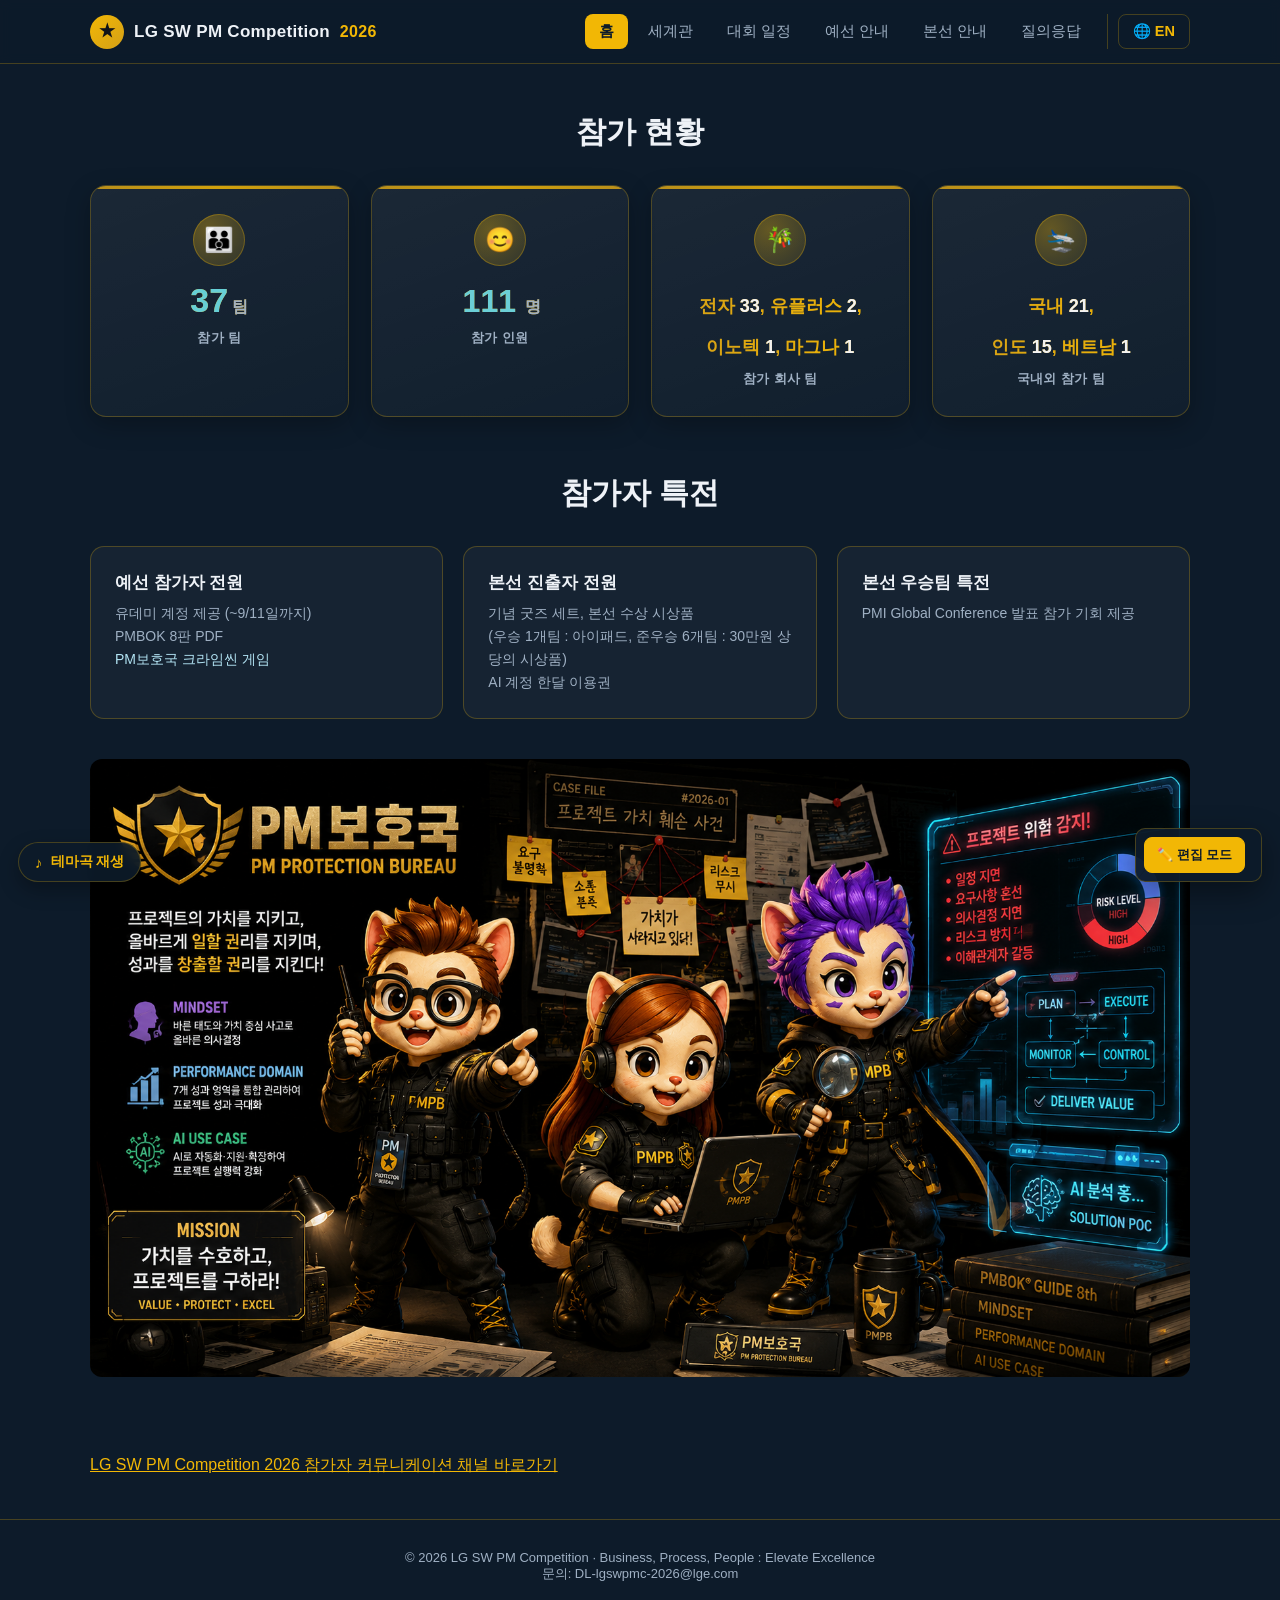
<file: index.html>
<!DOCTYPE html>
<html lang="ko"><head>
<meta charset="UTF-8">
<meta name="viewport" content="width=device-width, initial-scale=1.0">
<title>LG SW PM Competition 2026</title>
<link rel="stylesheet" href="assets/css/style.css">
</head>
<body>
<header class="site-header">
  <div class="container nav-wrap">
    <a class="brand" href="index.html">
      <span class="badge">★</span>
      <span class="title-main">LG SW PM Competition</span>
      <span class="title-year">2026</span>
    </a>
    <button class="nav-toggle" aria-label="메뉴 열기">☰</button>
    <nav>
      <ul class="nav-menu">
        <li><a href="index.html" class="active">홈</a></li>
        <li><a href="worldview.html">세계관</a></li>
        <li><a href="schedule.html">대회 일정</a></li>
        <li><a href="prelim.html">예선 안내</a></li>
        <li><a href="final.html">본선 안내</a></li>
        <li><a href="qna.html">질의응답</a></li>
        <li class="lang-item"><a href="en/index.html">🌐 EN</a></li>
      </ul>
    </nav>
  </div>
</header>

<audio id="bgMusic" src="assets/audio/bgm.mp3" loop preload="none"></audio>
<button id="musicToggle" class="music-toggle" type="button" aria-label="테마곡 재생">
  <span class="music-toggle-icon">♪</span>
  <span class="music-toggle-label">테마곡 재생</span>
</button>

<main id="pageContent" class="editable-region">
<section class="section" style="padding-top: 48px;">
  <div class="container">
    <div class="section-head">
      <h2>참가 현황</h2>
    </div>

    <div class="dashboard-grid">
      <div class="stat-card">
        <div class="stat-icon">👪<br></div>
        <div class="stat-value"><span style="color: rgb(121, 242, 251);"><span style="color: rgb(102, 207, 214);">37</span></span><span class="stat-unit">팀</span></div>
        <div class="stat-label">참가 팀</div>
      </div>
      <div class="stat-card">
        <div class="stat-icon">😊<br></div>
        <div class="stat-value"><span class="stat-unit"><font color="#f2b705"><span style="font-size: 32px;"><span style="color: rgb(107, 207, 214);"><span style="color: rgb(106, 208, 215);"><span style="color: rgb(107, 207, 214);">111</span></span></span>&nbsp;</span></font>명</span></div>
        <div class="stat-label">참가 인원</div>
      </div>
      <div class="stat-card">
        <div class="stat-icon">🎋</div>
        <div class="stat-value"><span style="font-size: 18px;"><span style="font-size: 24px;"><span style="font-size: 18px;">전자 <span style="color: rgb(242, 242, 242);">33</span>, 유플러스&nbsp;</span></span></span><span style="color: rgb(242, 242, 242); font-size: 18px; background-color: rgba(255, 255, 255, 0.04);">2</span><span style="font-size: 18px;"><span style="font-size: 24px;"><span style="font-size: 18px;">,<br>이노텍&nbsp;</span></span></span><span style="color: rgb(242, 242, 242); font-size: 18px; background-color: rgba(255, 255, 255, 0.04);">1</span><span style="font-size: 18px;"><span style="font-size: 24px;"><span style="font-size: 18px;">, 마그나 <font color="#f2f2f2">1</font></span></span></span></div>
        <div class="stat-label">참가 회사 팀</div>
      </div>
      <div class="stat-card">
        <div class="stat-icon">🛬</div>
        <div class="stat-value"><span style="background-color: rgba(255, 255, 255, 0.04); font-size: 18px;">국내&nbsp;<span style="color: rgb(242, 242, 242);">21</span>,<br>인도&nbsp;</span><span style="background-color: rgba(255, 255, 255, 0.04); color: rgb(242, 242, 242); font-size: 18px;">15</span><span style="background-color: rgba(255, 255, 255, 0.04); font-size: 18px;">, 베트남&nbsp;</span><span style="background-color: rgba(255, 255, 255, 0.04); color: rgb(242, 242, 242); font-size: 18px;">1</span></div>
        <div class="stat-label">국내외 참가 팀</div></div></div>

    <div class="section-head" style="margin-top: 56px;">
      <h2>참가자 특전</h2>
    </div>
    <div class="card-grid">
      <div class="card">
        <h3>예선 참가자 전원</h3>
        <p>유데미 계정 제공 (~9/11일까지)</p><p>PMBOK 8판 PDF</p><p><span style="color: rgb(179, 228, 244); background-color: rgba(255, 255, 255, 0.04);">PM보호국 크라임씬 게임</span></p>
      </div>
      <div class="card">
        <h3>본선 진출자 전원</h3>
        <p>기념 굿즈 세트, 본선 수상 시상품<br>(우승 1개팀 : 아이패드, 준우승 6개팀 : 30만원 상당의 시상품)</p><p>AI 계정 한달 이용권</p>
      </div>
      <div class="card">
        <h3>본선 우승팀 특전</h3>
        <p>PMI Global Conference 발표 참가 기회 제공</p>
      </div>
    </div>

    <div class="hero-image-wrap" style="text-align:center; margin-top: 40px;">
      <img src="assets/img/pmpb_project.png" alt="PM 보호국" style="max-width:100%; height:auto; border-radius: 12px;">
    </div>
  </div></section>
</main>

<div id="freeNotes" class="editable-region free-notes" data-placeholder="여기를 클릭하여 자유롭게 내용을 추가해 보세요. (편집 모드에서만 입력 가능)"><span style="color: rgb(249, 220, 238);"><span style="color: rgb(240, 204, 226);"><span style="color: rgb(245, 219, 235);"><span style="color: rgb(251, 223, 240);"><span style="font-size: 18px;"><span style="font-size: 16px;"><a href="https://quizn.show/pbd/info/board/1113834" target="_blank" rel="noopener noreferrer">LG SW PM Competition 2026 참가자 커뮤니케이션 채널 바로가기</a></span></span></span></span></span></span></div>

<footer class="site-footer">
  <div class="container">
    © 2026 LG SW PM Competition · Business, Process, People : Elevate Excellence<br>
    문의: DL-lgswpmc-2026@lge.com
  </div>
</footer>

<script src="assets/js/main.js"></script>
<script src="assets/js/music.js"></script>
<script src="assets/js/editor.js"></script>



</body></html>
</file>
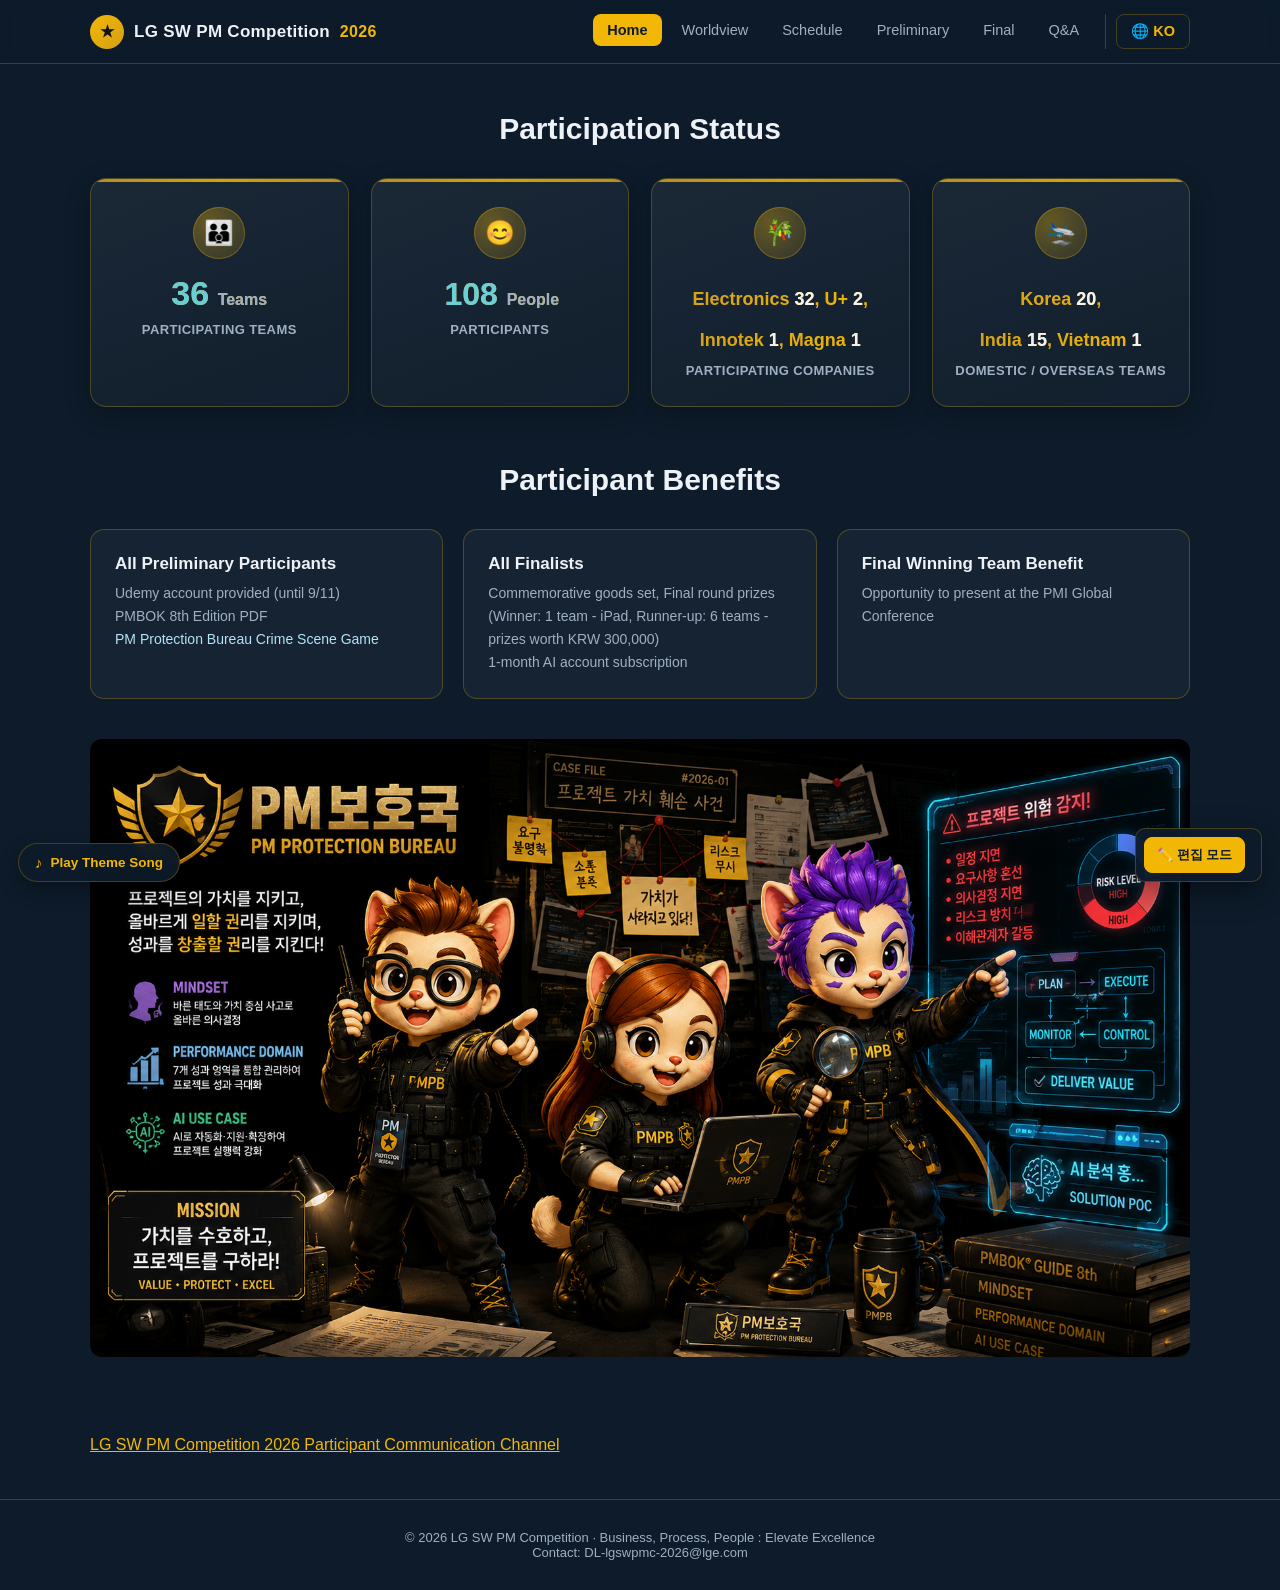
<file: en/index.html>
<!DOCTYPE html>
<html lang="en"><head>
<meta charset="UTF-8">
<meta name="viewport" content="width=device-width, initial-scale=1.0">
<title>LG SW PM Competition 2026</title>
<link rel="stylesheet" href="../assets/css/style.css">
</head>
<body>
<header class="site-header">
  <div class="container nav-wrap">
    <a class="brand" href="index.html">
      <span class="badge">★</span>
      <span class="title-main">LG SW PM Competition</span>
      <span class="title-year">2026</span>
    </a>
    <button class="nav-toggle" aria-label="Open menu">☰</button>
    <nav>
      <ul class="nav-menu">
        <li><a href="index.html" class="active">Home</a></li>
        <li><a href="worldview.html">Worldview</a></li>
        <li><a href="schedule.html">Schedule</a></li>
        <li><a href="prelim.html">Preliminary</a></li>
        <li><a href="final.html">Final</a></li>
        <li><a href="qna.html">Q&amp;A</a></li>
        <li class="lang-item"><a href="../index.html">🌐 KO</a></li>
      </ul>
    </nav>
  </div>
</header>

<audio id="bgMusic" src="../assets/audio/bgm.mp3" loop preload="none"></audio>
<button id="musicToggle" class="music-toggle" type="button" aria-label="Play theme song">
  <span class="music-toggle-icon">♪</span>
  <span class="music-toggle-label">Play Theme Song</span>
</button>

<main id="pageContent" class="editable-region">
<section class="section" style="padding-top: 48px;">
  <div class="container">
    <div class="section-head">
      <h2>Participation Status</h2>
    </div>

    <div class="dashboard-grid">
      <div class="stat-card">
        <div class="stat-icon">👪<br></div>
        <div class="stat-value"><span style="color: rgb(121, 242, 251);"><span style="color: rgb(102, 207, 214);">36</span></span><span class="stat-unit"> Teams</span></div>
        <div class="stat-label">Participating Teams</div>
      </div>
      <div class="stat-card">
        <div class="stat-icon">😊<br></div>
        <div class="stat-value"><span class="stat-unit"><font color="#f2b705"><span style="font-size: 32px;"><span style="color: rgb(107, 207, 214);"><span style="color: rgb(106, 208, 215);"><span style="color: rgb(107, 207, 214);">108</span></span></span>&nbsp;</span></font>People</span></div>
        <div class="stat-label">Participants</div>
      </div>
      <div class="stat-card">
        <div class="stat-icon">🎋</div>
        <div class="stat-value"><span style="font-size: 18px;"><span style="font-size: 24px;"><span style="font-size: 18px;">Electronics <span style="color: rgb(242, 242, 242);">32</span>, U+&nbsp;</span></span></span><span style="color: rgb(242, 242, 242); font-size: 18px; background-color: rgba(255, 255, 255, 0.04);">2</span><span style="font-size: 18px;"><span style="font-size: 24px;"><span style="font-size: 18px;">,<br>Innotek&nbsp;</span></span></span><span style="color: rgb(242, 242, 242); font-size: 18px; background-color: rgba(255, 255, 255, 0.04);">1</span><span style="font-size: 18px;"><span style="font-size: 24px;"><span style="font-size: 18px;">, Magna <font color="#f2f2f2">1</font></span></span></span></div>
        <div class="stat-label">Participating Companies</div>
      </div>
      <div class="stat-card">
        <div class="stat-icon">🛬</div>
        <div class="stat-value"><span style="background-color: rgba(255, 255, 255, 0.04); font-size: 18px;">Korea&nbsp;<span style="color: rgb(242, 242, 242);">20</span>,<br>India&nbsp;</span><span style="background-color: rgba(255, 255, 255, 0.04); color: rgb(242, 242, 242); font-size: 18px;">15</span><span style="background-color: rgba(255, 255, 255, 0.04); font-size: 18px;">, Vietnam&nbsp;</span><span style="background-color: rgba(255, 255, 255, 0.04); color: rgb(242, 242, 242); font-size: 18px;">1</span></div>
        <div class="stat-label">Domestic / Overseas Teams</div></div></div>

    <div class="section-head" style="margin-top: 56px;">
      <h2>Participant Benefits</h2>
    </div>
    <div class="card-grid">
      <div class="card">
        <h3>All Preliminary Participants</h3>
        <p>Udemy account provided (until 9/11)</p><p>PMBOK 8th Edition PDF</p><p><span style="color: rgb(179, 228, 244); background-color: rgba(255, 255, 255, 0.04);">PM Protection Bureau Crime Scene Game</span></p>
      </div>
      <div class="card">
        <h3>All Finalists</h3>
        <p>Commemorative goods set, Final round prizes<br>(Winner: 1 team - iPad, Runner-up: 6 teams - prizes worth KRW 300,000)</p><p>1-month AI account subscription</p>
      </div>
      <div class="card">
        <h3>Final Winning Team Benefit</h3>
        <p>Opportunity to present at the PMI Global Conference</p>
      </div>
    </div>

    <div class="hero-image-wrap" style="text-align:center; margin-top: 40px;">
      <img src="../assets/img/pmpb_project.png" alt="PM Protection Bureau" style="max-width:100%; height:auto; border-radius: 12px;">
    </div>
  </div></section>
</main>

<div id="freeNotes" class="editable-region free-notes" data-placeholder="Click here to freely add content. (Only editable in edit mode)"><span style="color: rgb(249, 220, 238);"><span style="color: rgb(240, 204, 226);"><span style="color: rgb(245, 219, 235);"><span style="color: rgb(251, 223, 240);"><span style="font-size: 18px;"><span style="font-size: 16px;"><a href="https://quizn.show/pbd/info/board/1113834" target="_blank" rel="noopener noreferrer">LG SW PM Competition 2026 Participant Communication Channel</a></span></span></span></span></span></span></div>

<footer class="site-footer">
  <div class="container">
    © 2026 LG SW PM Competition · Business, Process, People : Elevate Excellence<br>
    Contact: DL-lgswpmc-2026@lge.com
  </div>
</footer>
<script src="../assets/js/main.js"></script>
<script src="../assets/js/music.js"></script>
<script src="../assets/js/editor.js"></script>
</body></html>
</file>
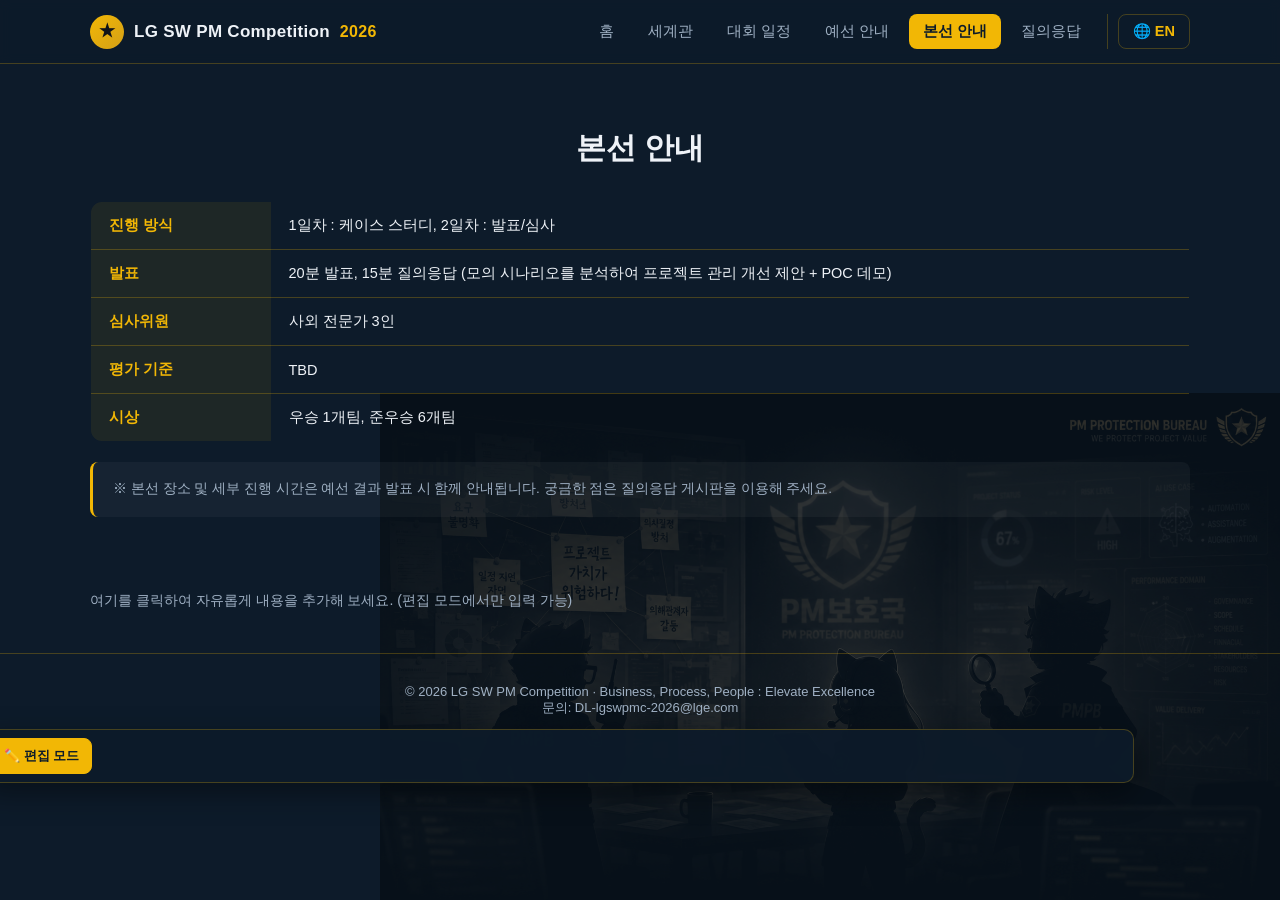
<file: final.html>
<!DOCTYPE html>
<html lang="ko">
<head>
<meta charset="UTF-8" />
<meta name="viewport" content="width=device-width, initial-scale=1.0" />
<title>본선 안내 · LG SW PM Competition 2026</title>
<link rel="stylesheet" href="assets/css/style.css" />
</head>
<body class="has-bg-silhouette">
<header class="site-header">
  <div class="container nav-wrap">
    <a class="brand" href="index.html">
      <span class="badge">★</span>
      <span class="title-main">LG SW PM Competition</span>
      <span class="title-year">2026</span>
    </a>
    <button class="nav-toggle" aria-label="메뉴 열기">☰</button>
    <nav>
      <ul class="nav-menu">
        <li><a href="index.html">홈</a></li>
        <li><a href="worldview.html">세계관</a></li>
        <li><a href="schedule.html">대회 일정</a></li>
        <li><a href="prelim.html">예선 안내</a></li>
        <li><a href="final.html">본선 안내</a></li>
        <li><a href="qna.html">질의응답</a></li>
        <li class="lang-item"><a href="en/final.html">🌐 EN</a></li>
      </ul>
    </nav>
  </div>
</header>

<main id="pageContent" class="editable-region">
<section class="section">
  <div class="container">
    <div class="section-head">
      <h2>본선 안내</h2>
    </div>

    <table class="info-table">
      <tr>
        <th>진행 방식</th>
        <td>1일차 : 케이스 스터디, 2일차 : 발표/심사</td>
      </tr>
      <tr>
        <th>발표</th>
        <td>20분 발표, 15분 질의응답 (모의 시나리오를 분석하여 프로젝트 관리 개선 제안 + POC 데모)</td>
      </tr>
      <tr>
        <th>심사위원</th>
        <td>사외 전문가 3인</td>
      </tr>
      <tr>
        <th>평가 기준</th>
        <td>TBD</td>
      </tr>
      <tr>
        <th>시상</th>
        <td>우승 1개팀, 준우승 6개팀</td>
      </tr>
    </table>

    <div class="note-box">
      ※ 본선 장소 및 세부 진행 시간은 예선 결과 발표 시 함께 안내됩니다. 궁금한 점은 질의응답 게시판을 이용해 주세요.
    </div>
  </div>
</section>
</main>

<div id="freeNotes" class="editable-region free-notes" data-placeholder="여기를 클릭하여 자유롭게 내용을 추가해 보세요. (편집 모드에서만 입력 가능)"></div>

<footer class="site-footer">
  <div class="container">
    © 2026 LG SW PM Competition · Business, Process, People : Elevate Excellence<br />
    문의: DL-lgswpmc-2026@lge.com
  </div>
</footer>

<script src="assets/js/main.js"></script>
<script src="assets/js/editor.js"></script>
</body>
</html>
</file>
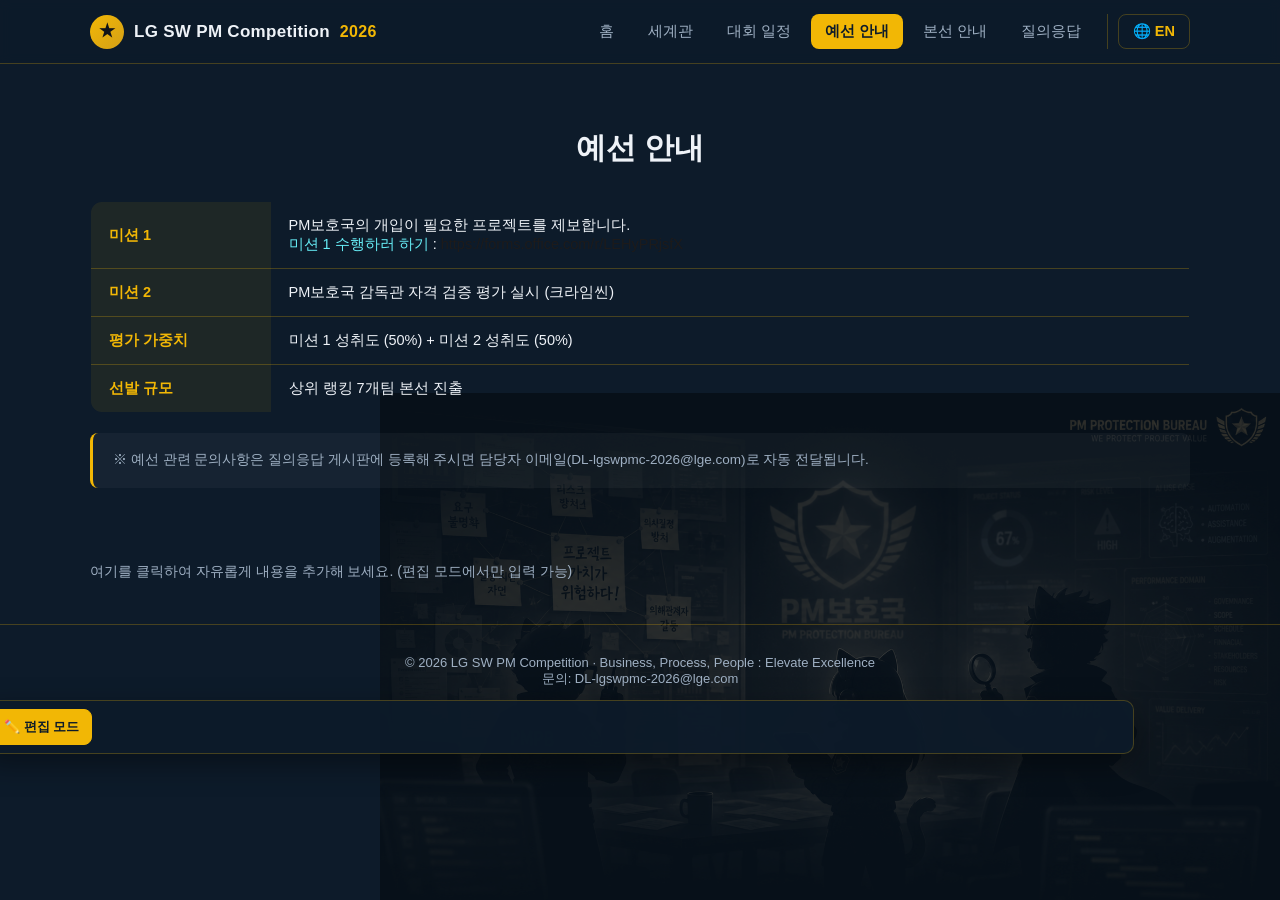
<file: prelim.html>
<!DOCTYPE html>
<html lang="ko"><head>
<meta charset="UTF-8">
<meta name="viewport" content="width=device-width, initial-scale=1.0">
<title>예선 안내 · LG SW PM Competition 2026</title>
<link rel="stylesheet" href="assets/css/style.css">
</head>
<body class="has-bg-silhouette">
<header class="site-header">
  <div class="container nav-wrap">
    <a class="brand" href="index.html">
      <span class="badge">★</span>
      <span class="title-main">LG SW PM Competition</span>
      <span class="title-year">2026</span>
    </a>
    <button class="nav-toggle" aria-label="메뉴 열기">☰</button>
    <nav>
      <ul class="nav-menu">
        <li><a href="index.html">홈</a></li>
        <li><a href="worldview.html">세계관</a></li>
        <li><a href="schedule.html">대회 일정</a></li>
        <li><a href="prelim.html" class="active">예선 안내</a></li>
        <li><a href="final.html">본선 안내</a></li>
        <li><a href="qna.html">질의응답</a></li>
        <li class="lang-item"><a href="en/prelim.html">🌐 EN</a></li>
      </ul>
    </nav>
  </div>
</header>

<main id="pageContent" class="editable-region">
<section class="section">
  <div class="container">
    <div class="section-head">
      <h2>예선 안내</h2>
    </div>

    <table class="info-table">
      <tbody><tr>
        <th>미션 1</th>
        <td>PM보호국의 개입이 필요한 프로젝트를 제보합니다.<br><span style="color: rgb(102, 236, 245);">미션 1 수행하러 하기</span> : <span style="color: rgb(49, 48, 48);"><span style="color: rgb(47, 45, 45);"><span style="color: rgb(44, 43, 43);"><span style="color: rgb(44, 42, 42);"><span style="color: rgb(29, 27, 27);">https://forms.office.com/r/LEHyPRjsfX</span></span></span></span></span></td>
      </tr>
      <tr>
        <th>미션 2</th>
        <td>PM보호국 감독관 자격 검증 평가 실시 (크라임씬)</td>
      </tr>
      <tr>
        <th>평가 가중치</th>
        <td>미션 1 성취도 (50%) + 미션 2 성취도 (50%)</td>
      </tr>
      <tr>
        <th>선발 규모</th>
        <td>상위 랭킹 7개팀 본선 진출</td>
      </tr>
    </tbody></table>

    <div class="note-box">
      ※ 예선 관련 문의사항은 질의응답 게시판에 등록해 주시면 담당자 이메일(DL-lgswpmc-2026@lge.com)로 자동 전달됩니다.
    </div>
  </div>
</section>
</main>

<div id="freeNotes" class="editable-region free-notes" data-placeholder="여기를 클릭하여 자유롭게 내용을 추가해 보세요. (편집 모드에서만 입력 가능)"></div>

<footer class="site-footer">
  <div class="container">
    © 2026 LG SW PM Competition · Business, Process, People : Elevate Excellence<br>
    문의: DL-lgswpmc-2026@lge.com
  </div>
</footer>

<script src="assets/js/main.js"></script>
<script src="assets/js/editor.js"></script>


</body></html>
</file>
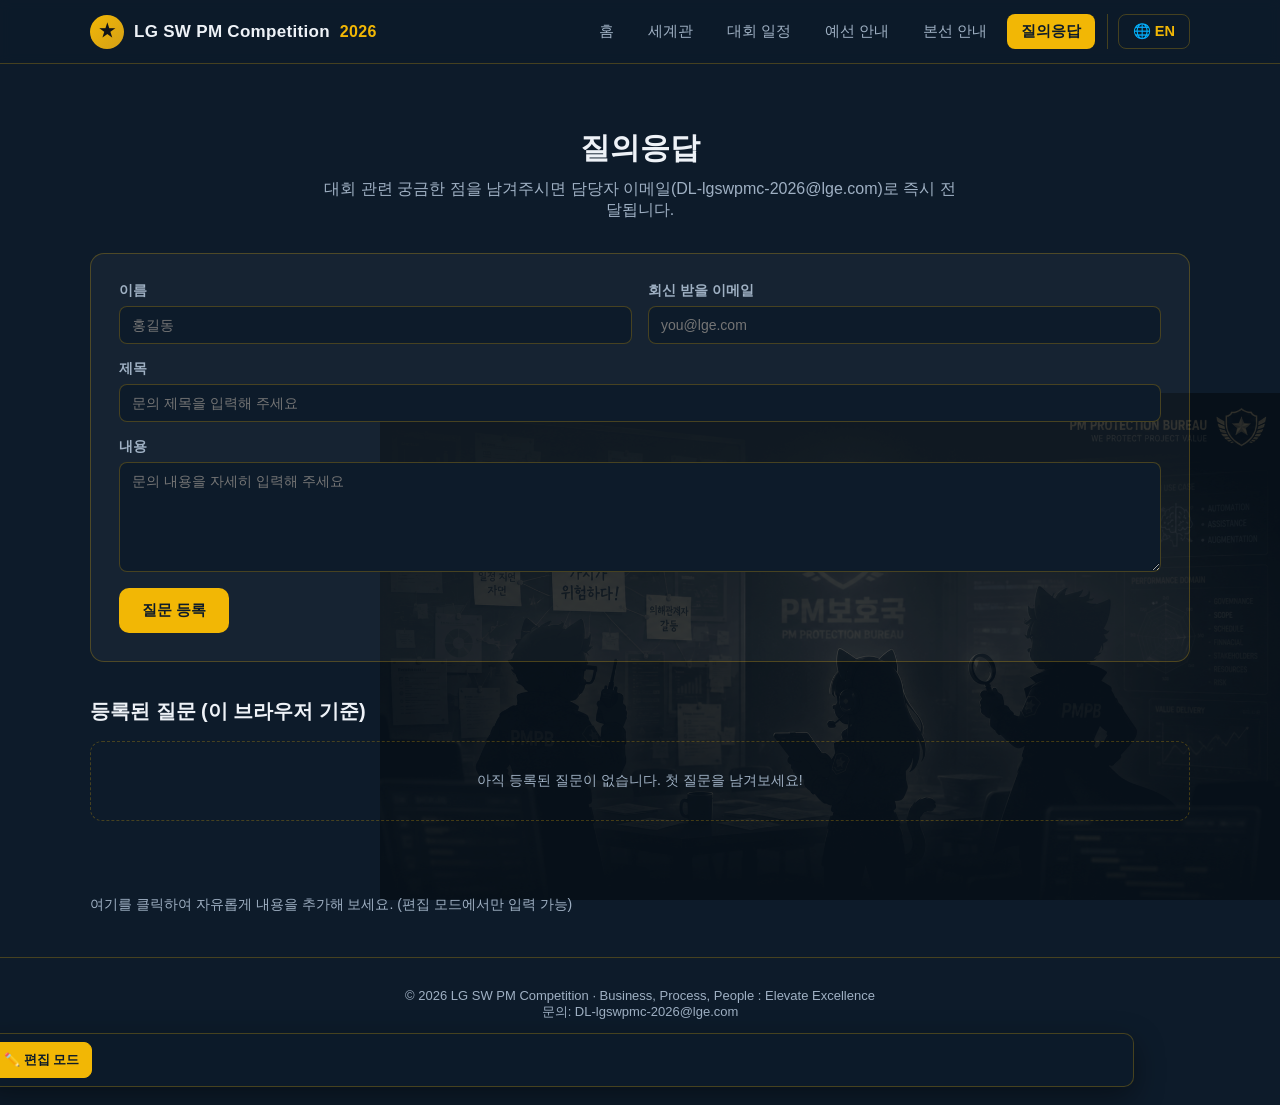
<file: qna.html>
<!DOCTYPE html>
<html lang="ko">
<head>
<meta charset="UTF-8" />
<meta name="viewport" content="width=device-width, initial-scale=1.0" />
<title>질의응답 · LG SW PM Competition 2026</title>
<link rel="stylesheet" href="assets/css/style.css" />
</head>
<body class="has-bg-silhouette">
<header class="site-header">
  <div class="container nav-wrap">
    <a class="brand" href="index.html">
      <span class="badge">★</span>
      <span class="title-main">LG SW PM Competition</span>
      <span class="title-year">2026</span>
    </a>
    <button class="nav-toggle" aria-label="메뉴 열기">☰</button>
    <nav>
      <ul class="nav-menu">
        <li><a href="index.html">홈</a></li>
        <li><a href="worldview.html">세계관</a></li>
        <li><a href="schedule.html">대회 일정</a></li>
        <li><a href="prelim.html">예선 안내</a></li>
        <li><a href="final.html">본선 안내</a></li>
        <li><a href="qna.html">질의응답</a></li>
        <li class="lang-item"><a href="en/qna.html">🌐 EN</a></li>
      </ul>
    </nav>
  </div>
</header>

<section class="section">
  <div class="container">
    <main id="pageContent" class="editable-region">
    <div class="section-head">
      <h2>질의응답</h2>
      <p>대회 관련 궁금한 점을 남겨주시면 담당자 이메일(DL-lgswpmc-2026@lge.com)로 즉시 전달됩니다.</p>
    </div>
    </main>

    <form class="qna-form" id="qnaForm">
      <div class="form-row">
        <div class="form-field">
          <label for="qName">이름</label>
          <input type="text" id="qName" placeholder="홍길동" required />
        </div>
        <div class="form-field">
          <label for="qEmail">회신 받을 이메일</label>
          <input type="email" id="qEmail" placeholder="you@lge.com" required />
        </div>
        <div class="form-field full">
          <label for="qTitle">제목</label>
          <input type="text" id="qTitle" placeholder="문의 제목을 입력해 주세요" required />
        </div>
        <div class="form-field full">
          <label for="qMessage">내용</label>
          <textarea id="qMessage" placeholder="문의 내용을 자세히 입력해 주세요" required></textarea>
        </div>
      </div>
      <div class="form-actions">
        <button type="submit" class="btn btn-primary">질문 등록</button>
        <span class="form-status" id="formStatus"></span>
      </div>
    </form>

    <div class="section-head" style="text-align:left; margin-bottom: 16px;">
      <h2 style="font-size: 20px;">등록된 질문 (이 브라우저 기준)</h2>
    </div>
    <div class="qna-list" id="qnaList"></div>
    <div class="empty-state" id="qnaEmpty">아직 등록된 질문이 없습니다. 첫 질문을 남겨보세요!</div>
  </div>
</section>

<div id="freeNotes" class="editable-region free-notes" data-placeholder="여기를 클릭하여 자유롭게 내용을 추가해 보세요. (편집 모드에서만 입력 가능)"></div>

<footer class="site-footer">
  <div class="container">
    © 2026 LG SW PM Competition · Business, Process, People : Elevate Excellence<br />
    문의: DL-lgswpmc-2026@lge.com
  </div>
</footer>

<script src="assets/js/config.js"></script>
<script src="assets/js/qna.js"></script>
<script src="assets/js/main.js"></script>
<script src="assets/js/editor.js"></script>
</body>
</html>
</file>
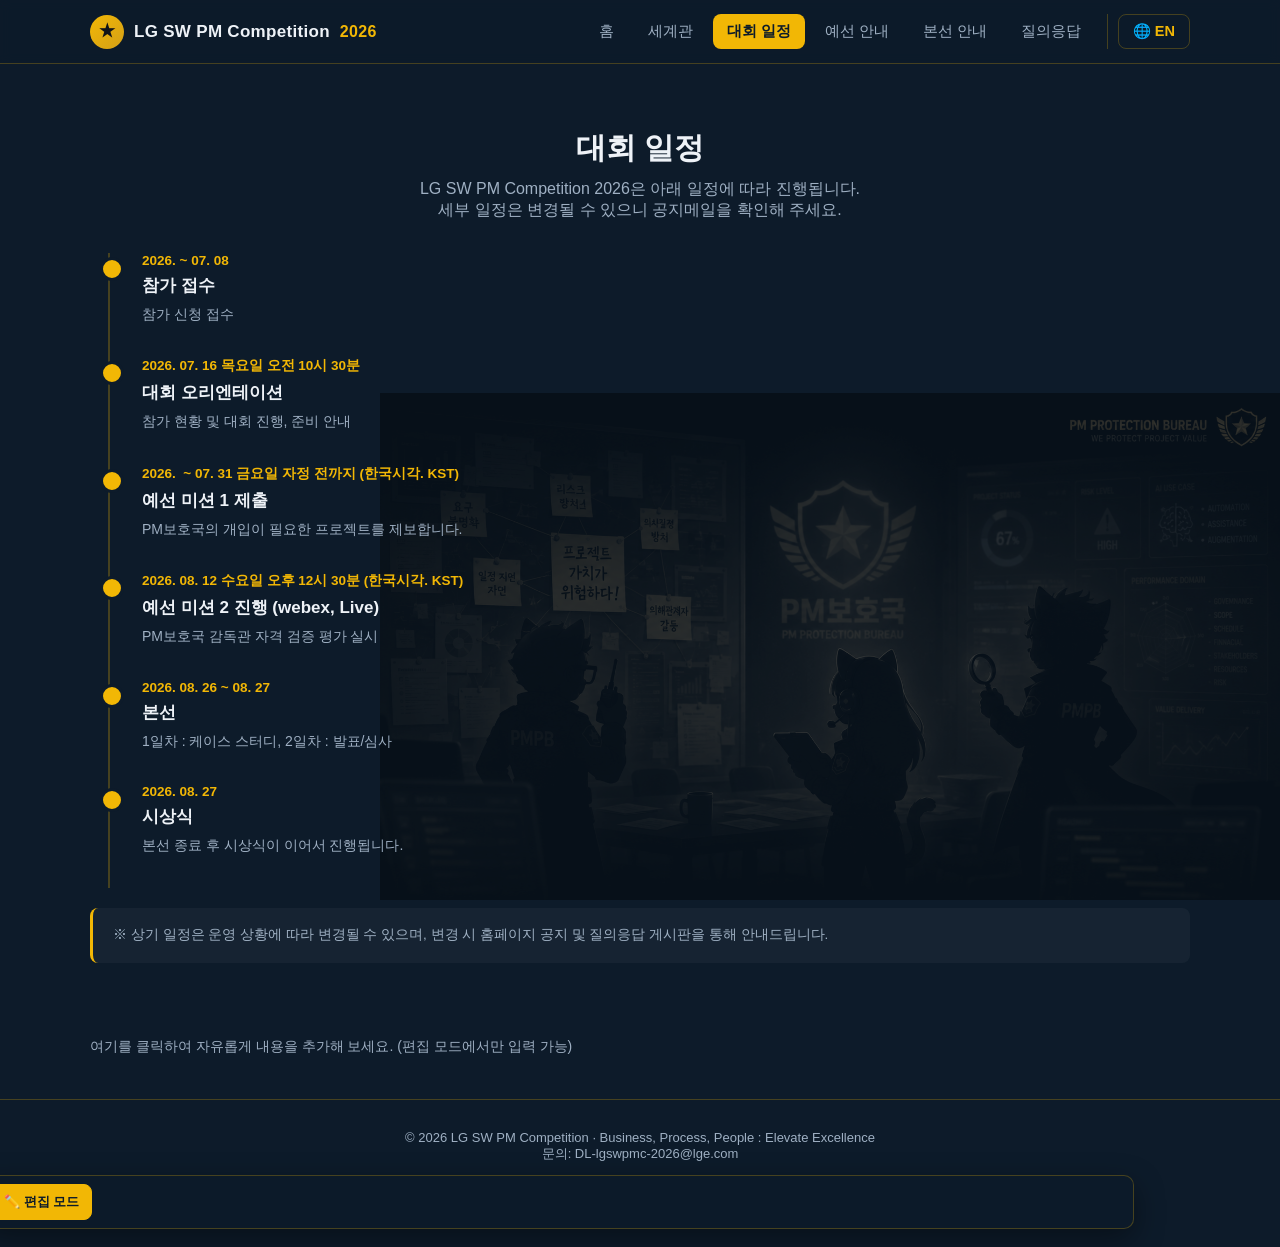
<file: schedule.html>
<!DOCTYPE html>
<html lang="ko"><head>
<meta charset="UTF-8">
<meta name="viewport" content="width=device-width, initial-scale=1.0">
<title>대회 일정 · LG SW PM Competition 2026</title>
<link rel="stylesheet" href="assets/css/style.css">
</head>
<body class="has-bg-silhouette">
<header class="site-header">
  <div class="container nav-wrap">
    <a class="brand" href="index.html">
      <span class="badge">★</span>
      <span class="title-main">LG SW PM Competition</span>
      <span class="title-year">2026</span>
    </a>
    <button class="nav-toggle" aria-label="메뉴 열기">☰</button>
    <nav>
      <ul class="nav-menu">
      <ul class="nav-menu">
        <li><a href="index.html">홈</a></li>
        <li><a href="worldview.html">세계관</a></li>
        <li><a href="schedule.html" class="active">대회 일정</a></li>
        <li><a href="prelim.html">예선 안내</a></li>
        <li><a href="final.html">본선 안내</a></li>
        <li><a href="qna.html">질의응답</a></li>
        <li class="lang-item"><a href="en/schedule.html">🌐 EN</a></li>
      </ul>
    </nav>
  </div>
</header>

<main id="pageContent" class="editable-region">
<section class="section">
  <div class="container">
    <div class="section-head">
      <h2>대회 일정</h2>
      <p>LG SW PM Competition 2026은 아래 일정에 따라 진행됩니다.<br>세부 일정은 변경될 수 있으니 공지메일을 확인해 주세요.</p>
    </div>

    <ul class="timeline">
      <li>
        <span class="date">2026. ~ 07. 08</span>
        <h3>참가 접수</h3>
        <p>참가 신청 접수</p>
      </li>
      <li>
        <span class="date">2026. 07. 16 목요일 오전 10시 30분</span>
        <h3>대회 오리엔테이션</h3>
        <p>참가 현황 및 대회 진행, 준비 안내</p>
      </li>
      <li>
        <span class="date">2026.&nbsp; ~ 07. 31 금요일 자정 전까지 (한국시각. KST)</span>
        <h3>예선 미션 1 제출</h3>
        <p>PM보호국의 개입이 필요한 프로젝트를 제보합니다.</p>
      </li>
      <li>
        <span class="date">2026. 08. 12 수요일 오후 12시 30분 (한국시각. KST)</span>
        <h3>예선 미션 2 진행 (webex, Live)</h3>
        <p>PM보호국 감독관 자격 검증 평가 실시</p>
      </li>
      <li>
        <span class="date">2026. 08. 26 ~ 08. 27</span>
        <h3>본선</h3>
        <p>1일차 : 케이스 스터디, 2일차 : 발표/심사</p>
      </li>
      <li>
        <span class="date">2026. 08. 27</span>
        <h3>시상식</h3>
        <p>본선 종료 후 시상식이 이어서 진행됩니다.</p>
      </li>
    </ul>

    <div class="note-box">
      ※ 상기 일정은 운영 상황에 따라 변경될 수 있으며, 변경 시 홈페이지 공지 및 질의응답 게시판을 통해 안내드립니다.
    </div>
  </div>
</section>
</main>

<div id="freeNotes" class="editable-region free-notes" data-placeholder="여기를 클릭하여 자유롭게 내용을 추가해 보세요. (편집 모드에서만 입력 가능)"></div>

<footer class="site-footer">
  <div class="container">
    © 2026 LG SW PM Competition · Business, Process, People : Elevate Excellence<br>
    문의: DL-lgswpmc-2026@lge.com
  </div>
</footer>

<script src="assets/js/main.js"></script>
<script src="assets/js/editor.js"></script>


</body></html>
</file>
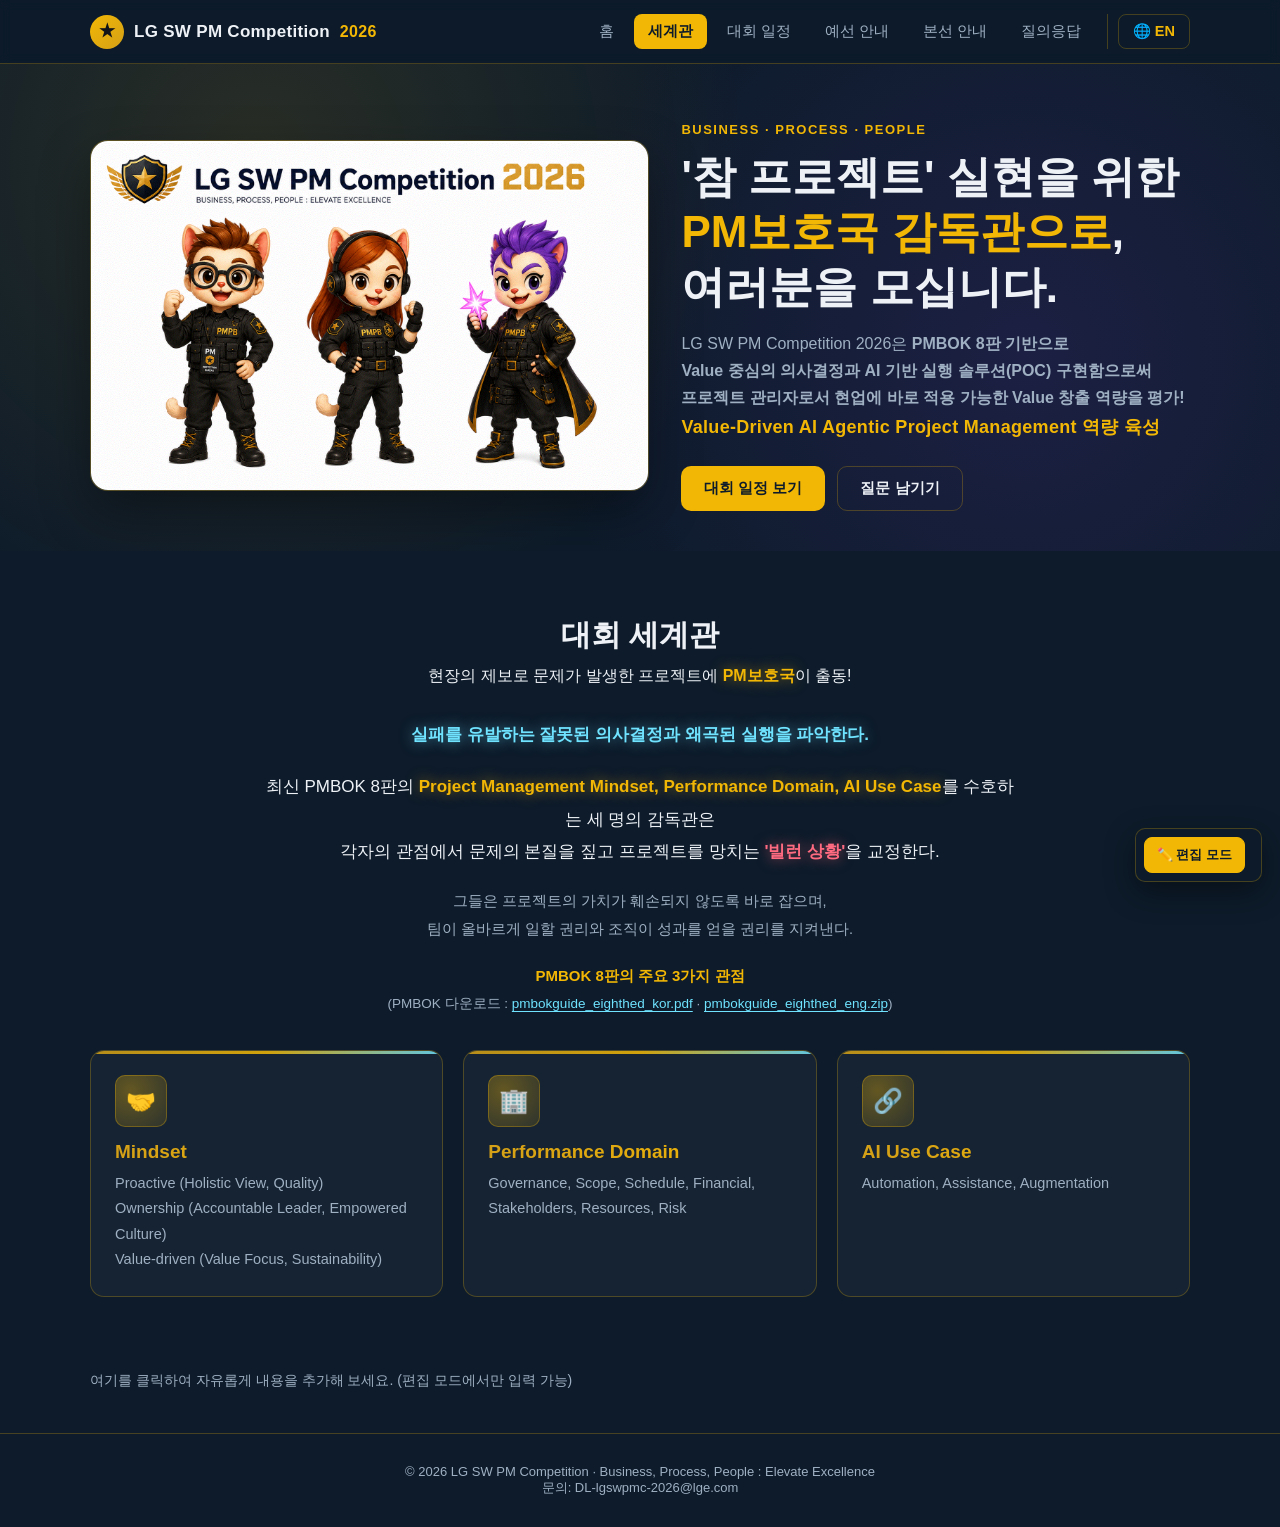
<file: worldview.html>
<!DOCTYPE html>
<html lang="ko"><head>
<meta charset="UTF-8">
<meta name="viewport" content="width=device-width, initial-scale=1.0">
<title>세계관 · LG SW PM Competition 2026</title>
<link rel="stylesheet" href="assets/css/style.css">
</head>
<body>
<header class="site-header">
  <div class="container nav-wrap">
    <a class="brand" href="index.html">
      <span class="badge">★</span>
      <span class="title-main">LG SW PM Competition</span>
      <span class="title-year">2026</span>
    </a>
    <button class="nav-toggle" aria-label="메뉴 열기">☰</button>
    <nav>
      <ul class="nav-menu">
        <li><a href="index.html">홈</a></li>
        <li><a href="worldview.html" class="active">세계관</a></li>
        <li><a href="schedule.html">대회 일정</a></li>
        <li><a href="prelim.html">예선 안내</a></li>
        <li><a href="final.html">본선 안내</a></li>
        <li><a href="qna.html">질의응답</a></li>
        <li class="lang-item"><a href="en/worldview.html">🌐 EN</a></li>
      </ul>
    </nav>
  </div>
</header>

<main id="pageContent" class="editable-region">
<section class="hero">
  <div class="container hero-grid">
    <div class="hero-image">
      <img src="assets/img/hero.gif" alt="LG SW PM Competition 2026 PMPB 캐릭터" onerror="this.replaceWith(Object.assign(document.createElement('div'),{className:'img-fallback',innerText:'대표 이미지를 assets/img/hero.gif 경로에 넣어주세요.'}))">
    </div>
    <div>
      <span class="eyebrow">Business · Process · People</span>
      <h1>'참 프로젝트' 실현을 위한<span class="accent">PM보호국 감독관으로</span>,<br>여러분을 모십니다.</h1>
      <p class="lead">
        LG SW PM Competition 2026은 <b>PMBOK 8판 기반으로</b><br><b>Value 중심의 의사결정과 AI 기반 실행 솔루션(POC) 구현함으로써</b><br><b>프로젝트 관리자로서 현업에 바로 적용 가능한 Value 창출 역량을 평가!</b><span style="background-color: rgb(13, 27, 42);"><b><br></b></span><a class="brand" href="https://myungsook-chin.github.io/lgswpmc-2026/index.html" style="font-size: medium; background-color: rgba(13, 27, 42, 0.92); display: inline !important;"><span class="title-year" style="color: rgb(242, 183, 5); display: inline !important;"><span style="font-size: 18px;">Value-Driven AI Agentic Project Management 역량 육성</span></span></a></p>
      <div class="btn-row">
        <a class="btn btn-primary" href="schedule.html">대회 일정 보기</a>
        <a class="btn btn-ghost" href="qna.html">질문 남기기</a>
      </div>
    </div>
  </div>
</section>

<section class="section">
  <div class="container">
    <div class="section-head">
      <h2 class="reveal-line reveal-0">대회 세계관</h2>
      <p class="lore-lead reveal-line reveal-1">현장의 제보로 문제가 발생한 프로젝트에 <span class="glow-gold">PM보호국</span>이 출동!</p>
    </div>
    <div class="lore-text">
      <p class="reveal-line reveal-2"><span class="glow-cyan">실패를 유발하는 잘못된 의사결정과 왜곡된 실행을 파악한다.</span></p>
      <p class="reveal-line reveal-3">최신 PMBOK 8판의 <span class="glow-gold">Project Management Mindset, Performance Domain, AI Use Case</span>를 수호하는 세 명의 감독관은<br>
      각자의 관점에서 문제의 본질을 짚고 프로젝트를 망치는 <span class="glow-red">'빌런 상황'</span>을 교정한다.</p>
      <p class="lore-sub reveal-line reveal-4">그들은 프로젝트의 가치가 훼손되지 않도록 바로 잡으며,<br>팀이 올바르게 일할 권리와 조직이 성과를 얻을 권리를 지켜낸다.</p>
    </div>
    <p class="lore-caption reveal-line reveal-5"><strong>PMBOK 8판의 주요 3가지 관점</strong><br>(PMBOK 다운로드 : <a href="https://github.com/user-attachments/files/29948803/pmbokguide_eighthed_kor.pdf">pmbokguide_eighthed_kor.pdf</a> · <a href="https://github.com/user-attachments/files/29948838/pmbokguide_eighthed_eng.zip">pmbokguide_eighthed_eng.zip</a>)</p>
    <div class="card-grid reveal-line reveal-6">
      <div class="card lore-card">
        <div class="icon">🤝</div>
        <h3>Mindset</h3>
        <p>Proactive (Holistic View, Quality)<br>Ownership (Accountable Leader, Empowered Culture)<br>Value-driven (Value Focus, Sustainability)</p>
      </div>
      <div class="card lore-card">
        <div class="icon">🏢</div>
        <h3>Performance Domain</h3>
        <p>Governance, Scope, Schedule, Financial, Stakeholders, Resources, Risk</p>
      </div>
      <div class="card lore-card">
        <div class="icon">🔗</div>
        <h3>AI Use Case</h3>
        <p>Automation, Assistance, Augmentation</p>
      </div>
    </div>
  </div>
</section>
</main>

<div id="freeNotes" class="editable-region free-notes" data-placeholder="여기를 클릭하여 자유롭게 내용을 추가해 보세요. (편집 모드에서만 입력 가능)"></div>

<footer class="site-footer">
  <div class="container">
    © 2026 LG SW PM Competition · Business, Process, People : Elevate Excellence<br>
    문의: DL-lgswpmc-2026@lge.com
  </div>
</footer>

<script src="assets/js/main.js"></script>
<script src="assets/js/editor.js"></script>


</body></html>
</file>
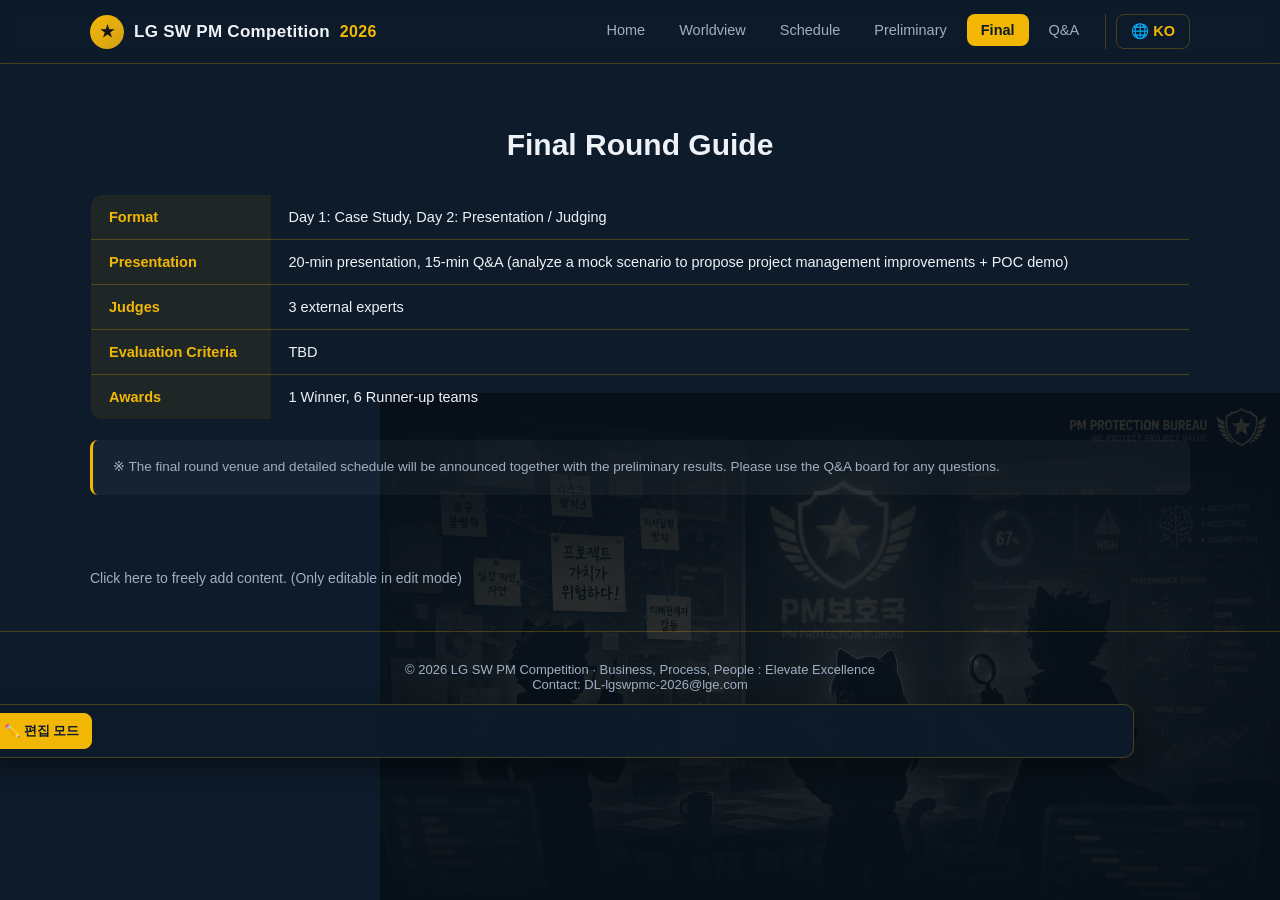
<file: en/final.html>
<!DOCTYPE html>
<html lang="en">
<head>
<meta charset="UTF-8" />
<meta name="viewport" content="width=device-width, initial-scale=1.0" />
<title>Final · LG SW PM Competition 2026</title>
<link rel="stylesheet" href="../assets/css/style.css" />
</head>
<body class="has-bg-silhouette">
<header class="site-header">
  <div class="container nav-wrap">
    <a class="brand" href="index.html">
      <span class="badge">★</span>
      <span class="title-main">LG SW PM Competition</span>
      <span class="title-year">2026</span>
    </a>
    <button class="nav-toggle" aria-label="Open menu">☰</button>
    <nav>
      <ul class="nav-menu">
        <li><a href="index.html">Home</a></li>
        <li><a href="worldview.html">Worldview</a></li>
        <li><a href="schedule.html">Schedule</a></li>
        <li><a href="prelim.html">Preliminary</a></li>
        <li><a href="final.html" class="active">Final</a></li>
        <li><a href="qna.html">Q&amp;A</a></li>
        <li class="lang-item"><a href="../final.html">🌐 KO</a></li>
      </ul>
    </nav>
  </div>
</header>

<main id="pageContent" class="editable-region">
<section class="section">
  <div class="container">
    <div class="section-head">
      <h2>Final Round Guide</h2>
    </div>

    <table class="info-table">
      <tr>
        <th>Format</th>
        <td>Day 1: Case Study, Day 2: Presentation / Judging</td>
      </tr>
      <tr>
        <th>Presentation</th>
        <td>20-min presentation, 15-min Q&amp;A (analyze a mock scenario to propose project management improvements + POC demo)</td>
      </tr>
      <tr>
        <th>Judges</th>
        <td>3 external experts</td>
      </tr>
      <tr>
        <th>Evaluation Criteria</th>
        <td>TBD</td>
      </tr>
      <tr>
        <th>Awards</th>
        <td>1 Winner, 6 Runner-up teams</td>
      </tr>
    </table>

    <div class="note-box">
      ※ The final round venue and detailed schedule will be announced together with the preliminary results. Please use the Q&amp;A board for any questions.
    </div>
  </div>
</section>
</main>

<div id="freeNotes" class="editable-region free-notes" data-placeholder="Click here to freely add content. (Only editable in edit mode)"></div>

<footer class="site-footer">
  <div class="container">
    © 2026 LG SW PM Competition · Business, Process, People : Elevate Excellence<br />
    Contact: DL-lgswpmc-2026@lge.com
  </div>
</footer>

<script src="../assets/js/main.js"></script>
<script src="../assets/js/editor.js"></script>
</body>
</html>
</file>
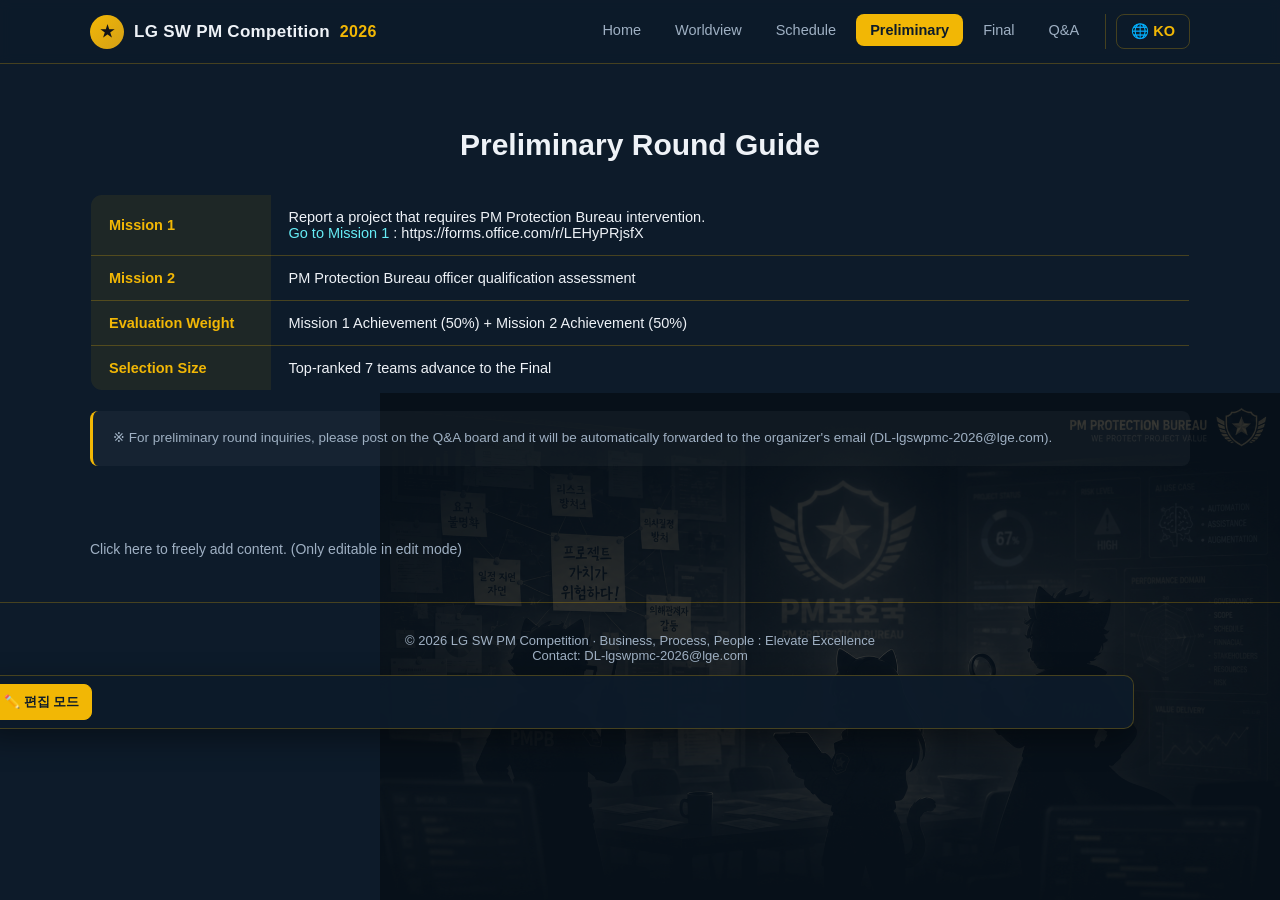
<file: en/prelim.html>
<!DOCTYPE html>
<html lang="en"><head>
<meta charset="UTF-8">
<meta name="viewport" content="width=device-width, initial-scale=1.0">
<title>Preliminary · LG SW PM Competition 2026</title>
<link rel="stylesheet" href="../assets/css/style.css">
</head>
<body class="has-bg-silhouette">
<header class="site-header">
  <div class="container nav-wrap">
    <a class="brand" href="index.html">
      <span class="badge">★</span>
      <span class="title-main">LG SW PM Competition</span>
      <span class="title-year">2026</span>
    </a>
    <button class="nav-toggle" aria-label="Open menu">☰</button>
    <nav>
      <ul class="nav-menu">
        <li><a href="index.html">Home</a></li>
        <li><a href="worldview.html">Worldview</a></li>
        <li><a href="schedule.html">Schedule</a></li>
        <li><a href="prelim.html" class="active">Preliminary</a></li>
        <li><a href="final.html">Final</a></li>
        <li><a href="qna.html">Q&amp;A</a></li>
        <li class="lang-item"><a href="../prelim.html">🌐 KO</a></li>
      </ul>
    </nav>
  </div>
</header>

<main id="pageContent" class="editable-region">
<section class="section">
  <div class="container">
    <div class="section-head">
      <h2>Preliminary Round Guide</h2>
    </div>

    <table class="info-table">
      <tbody><tr>
        <th>Mission 1</th>
        <td>Report a project that requires PM Protection Bureau intervention.<br><span style="color: rgb(102, 236, 245);">Go to Mission 1</span> : <a href="https://forms.office.com/r/LEHyPRjsfX">https://forms.office.com/r/LEHyPRjsfX</a></td>
      </tr>
      <tr>
        <th>Mission 2</th>
        <td>PM Protection Bureau officer qualification assessment</td>
      </tr>
      <tr>
        <th>Evaluation Weight</th>
        <td>Mission 1 Achievement (50%) + Mission 2 Achievement (50%)</td>
      </tr>
      <tr>
        <th>Selection Size</th>
        <td>Top-ranked 7 teams advance to the Final</td>
      </tr>
    </tbody></table>

    <div class="note-box">
      ※ For preliminary round inquiries, please post on the Q&amp;A board and it will be automatically forwarded to the organizer's email (DL-lgswpmc-2026@lge.com).
    </div>
  </div>
</section>
</main>

<div id="freeNotes" class="editable-region free-notes" data-placeholder="Click here to freely add content. (Only editable in edit mode)"></div>

<footer class="site-footer">
  <div class="container">
    © 2026 LG SW PM Competition · Business, Process, People : Elevate Excellence<br>
    Contact: DL-lgswpmc-2026@lge.com
  </div>
</footer>

<script src="../assets/js/main.js"></script>
<script src="../assets/js/editor.js"></script>


</body></html>
</file>
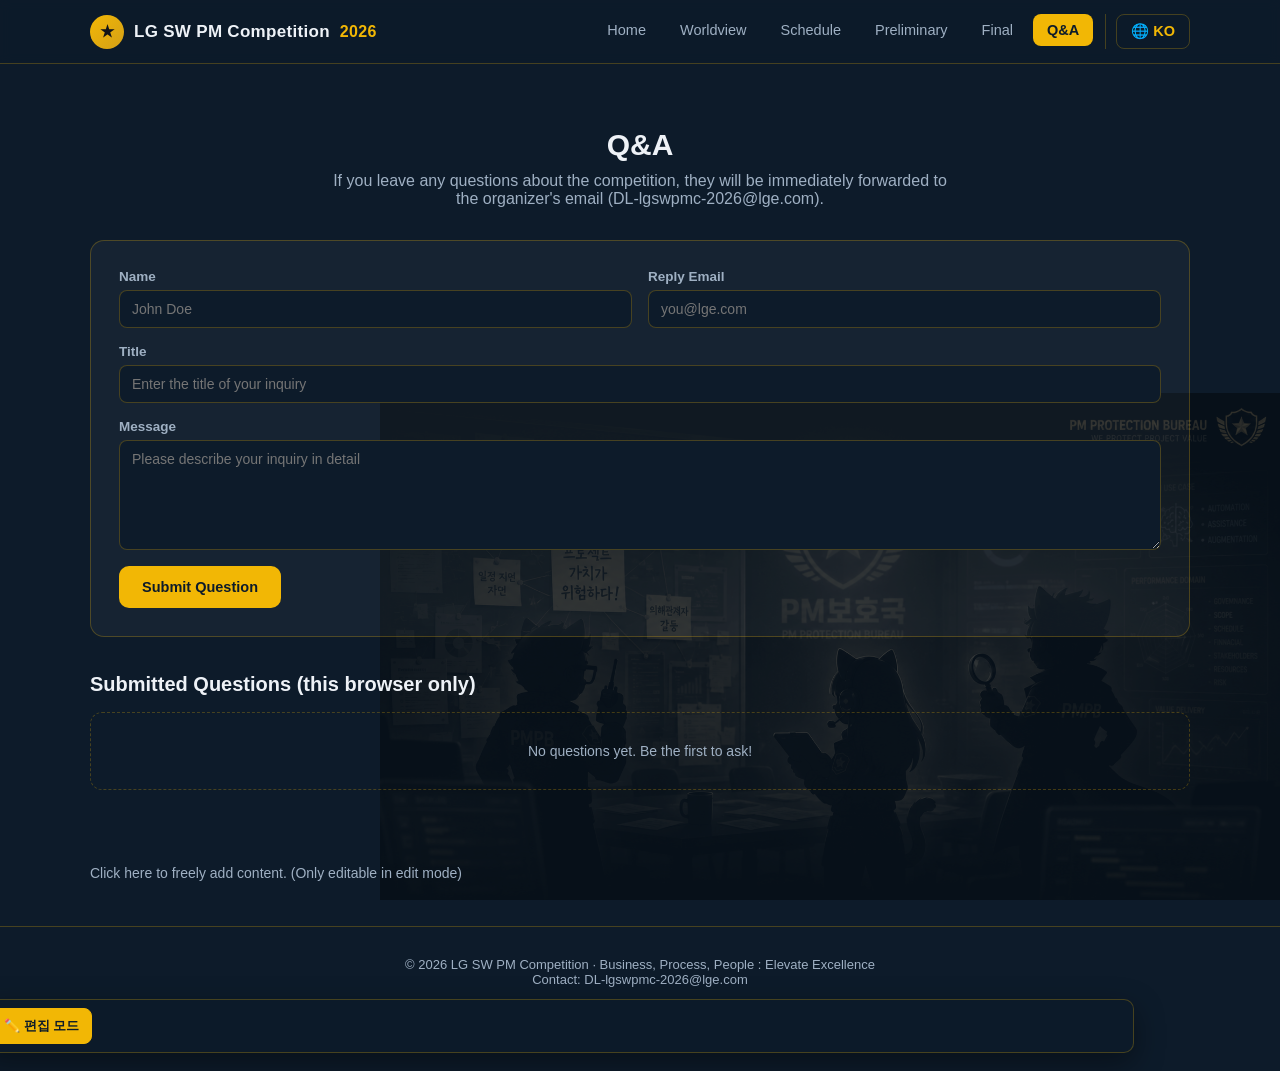
<file: en/qna.html>
<!DOCTYPE html>
<html lang="en">
<head>
<meta charset="UTF-8" />
<meta name="viewport" content="width=device-width, initial-scale=1.0" />
<title>Q&amp;A · LG SW PM Competition 2026</title>
<link rel="stylesheet" href="../assets/css/style.css" />
</head>
<body class="has-bg-silhouette">
<header class="site-header">
  <div class="container nav-wrap">
    <a class="brand" href="index.html">
      <span class="badge">★</span>
      <span class="title-main">LG SW PM Competition</span>
      <span class="title-year">2026</span>
    </a>
    <button class="nav-toggle" aria-label="Open menu">☰</button>
    <nav>
      <ul class="nav-menu">
        <li><a href="index.html">Home</a></li>
        <li><a href="worldview.html">Worldview</a></li>
        <li><a href="schedule.html">Schedule</a></li>
        <li><a href="prelim.html">Preliminary</a></li>
        <li><a href="final.html">Final</a></li>
        <li><a href="qna.html" class="active">Q&amp;A</a></li>
        <li class="lang-item"><a href="../qna.html">🌐 KO</a></li>
      </ul>
    </nav>
  </div>
</header>

<section class="section">
  <div class="container">
    <main id="pageContent" class="editable-region">
    <div class="section-head">
      <h2>Q&amp;A</h2>
      <p>If you leave any questions about the competition, they will be immediately forwarded to the organizer's email (DL-lgswpmc-2026@lge.com).</p>
    </div>
    </main>

    <form class="qna-form" id="qnaForm">
      <div class="form-row">
        <div class="form-field">
          <label for="qName">Name</label>
          <input type="text" id="qName" placeholder="John Doe" required />
        </div>
        <div class="form-field">
          <label for="qEmail">Reply Email</label>
          <input type="email" id="qEmail" placeholder="you@lge.com" required />
        </div>
        <div class="form-field full">
          <label for="qTitle">Title</label>
          <input type="text" id="qTitle" placeholder="Enter the title of your inquiry" required />
        </div>
        <div class="form-field full">
          <label for="qMessage">Message</label>
          <textarea id="qMessage" placeholder="Please describe your inquiry in detail" required></textarea>
        </div>
      </div>
      <div class="form-actions">
        <button type="submit" class="btn btn-primary">Submit Question</button>
        <span class="form-status" id="formStatus"></span>
      </div>
    </form>

    <div class="section-head" style="text-align:left; margin-bottom: 16px;">
      <h2 style="font-size: 20px;">Submitted Questions (this browser only)</h2>
    </div>
    <div class="qna-list" id="qnaList"></div>
    <div class="empty-state" id="qnaEmpty">No questions yet. Be the first to ask!</div>
  </div>
</section>

<div id="freeNotes" class="editable-region free-notes" data-placeholder="Click here to freely add content. (Only editable in edit mode)"></div>

<footer class="site-footer">
  <div class="container">
    © 2026 LG SW PM Competition · Business, Process, People : Elevate Excellence<br />
    Contact: DL-lgswpmc-2026@lge.com
  </div>
</footer>

<script src="../assets/js/config.js"></script>
<script src="../assets/js/qna.js"></script>
<script src="../assets/js/main.js"></script>
<script src="../assets/js/editor.js"></script>
</body>
</html>
</file>
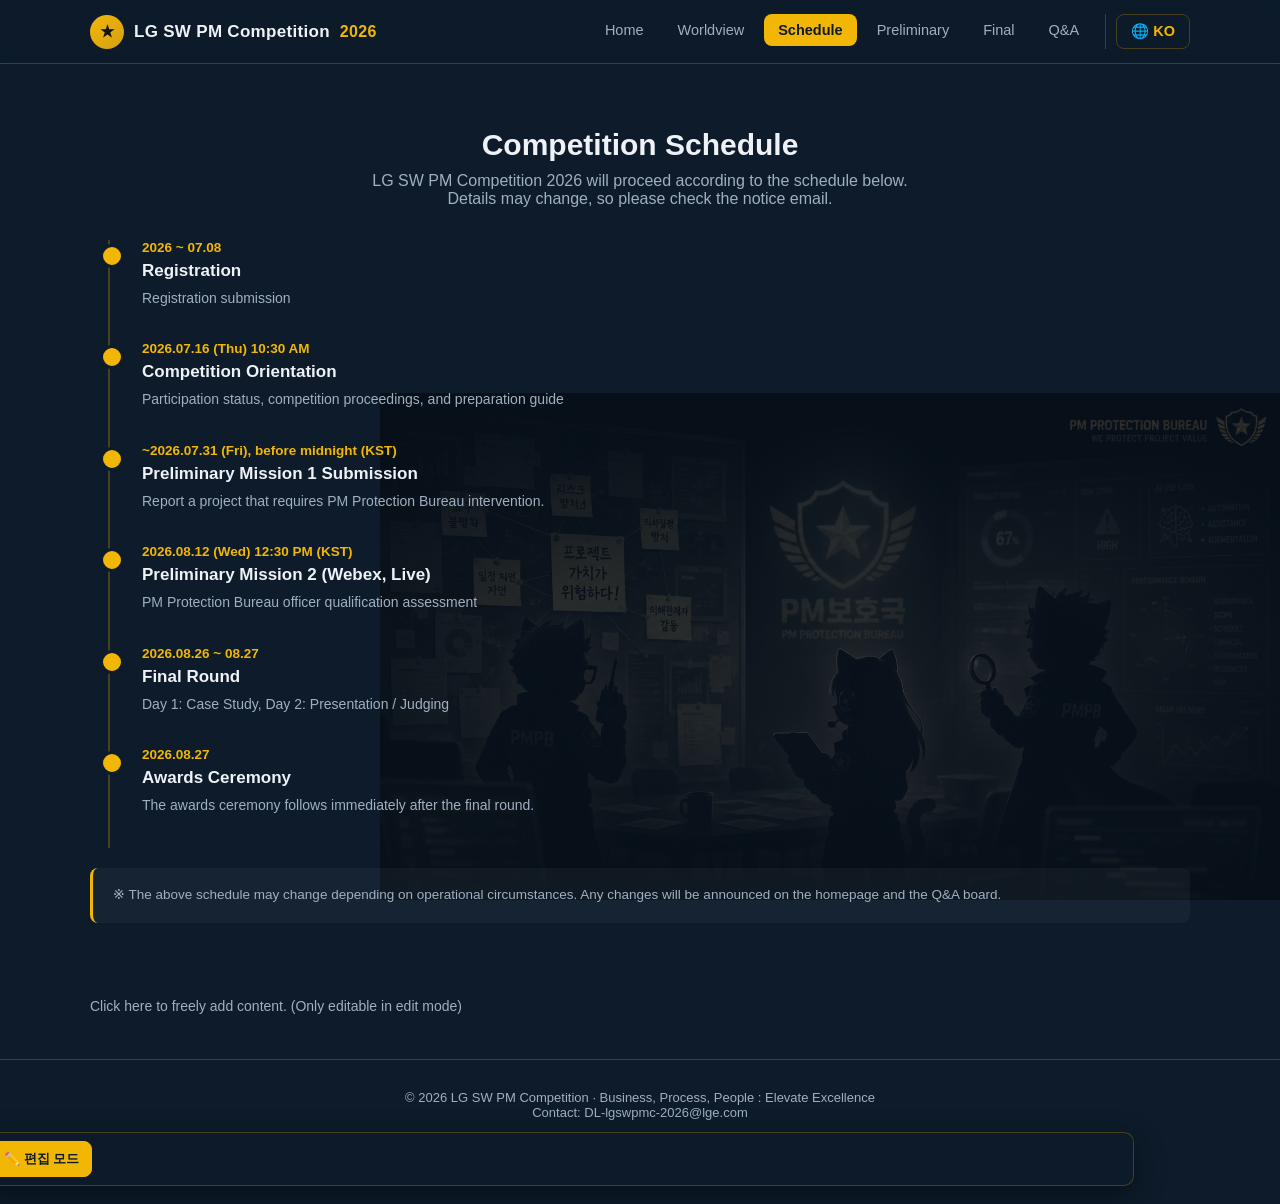
<file: en/schedule.html>
<!DOCTYPE html>
<html lang="en"><head>
<meta charset="UTF-8">
<meta name="viewport" content="width=device-width, initial-scale=1.0">
<title>Schedule · LG SW PM Competition 2026</title>
<link rel="stylesheet" href="../assets/css/style.css">
</head>
<body class="has-bg-silhouette">
<header class="site-header">
  <div class="container nav-wrap">
    <a class="brand" href="index.html">
      <span class="badge">★</span>
      <span class="title-main">LG SW PM Competition</span>
      <span class="title-year">2026</span>
    </a>
    <button class="nav-toggle" aria-label="Open menu">☰</button>
    <nav>
      <ul class="nav-menu">
        <li><a href="index.html">Home</a></li>
        <li><a href="worldview.html">Worldview</a></li>
        <li><a href="schedule.html" class="active">Schedule</a></li>
        <li><a href="prelim.html">Preliminary</a></li>
        <li><a href="final.html">Final</a></li>
        <li><a href="qna.html">Q&amp;A</a></li>
        <li class="lang-item"><a href="../schedule.html">🌐 KO</a></li>
      </ul>
    </nav>
  </div>
</header>

<main id="pageContent" class="editable-region">
<section class="section">
  <div class="container">
    <div class="section-head">
      <h2>Competition Schedule</h2>
      <p>LG SW PM Competition 2026 will proceed according to the schedule below.<br>Details may change, so please check the notice email.</p>
    </div>

    <ul class="timeline">
      <li>
        <span class="date">2026 ~ 07.08</span>
        <h3>Registration</h3>
        <p>Registration submission</p>
      </li>
      <li>
        <span class="date">2026.07.16 (Thu) 10:30 AM</span>
        <h3>Competition Orientation</h3>
        <p>Participation status, competition proceedings, and preparation guide</p>
      </li>
      <li>
        <span class="date">~2026.07.31 (Fri), before midnight (KST)</span>
        <h3>Preliminary Mission 1 Submission</h3>
        <p>Report a project that requires PM Protection Bureau intervention.</p>
      </li>
      <li>
        <span class="date">2026.08.12 (Wed) 12:30 PM (KST)</span>
        <h3>Preliminary Mission 2 (Webex, Live)</h3>
        <p>PM Protection Bureau officer qualification assessment</p>
      </li>
      <li>
        <span class="date">2026.08.26 ~ 08.27</span>
        <h3>Final Round</h3>
        <p>Day 1: Case Study, Day 2: Presentation / Judging</p>
      </li>
      <li>
        <span class="date">2026.08.27</span>
        <h3>Awards Ceremony</h3>
        <p>The awards ceremony follows immediately after the final round.</p>
      </li>
    </ul>

    <div class="note-box">
      ※ The above schedule may change depending on operational circumstances. Any changes will be announced on the homepage and the Q&amp;A board.
    </div>
  </div>
</section>
</main>

<div id="freeNotes" class="editable-region free-notes" data-placeholder="Click here to freely add content. (Only editable in edit mode)"></div>

<footer class="site-footer">
  <div class="container">
    © 2026 LG SW PM Competition · Business, Process, People : Elevate Excellence<br>
    Contact: DL-lgswpmc-2026@lge.com
  </div>
</footer>

<script src="../assets/js/main.js"></script>
<script src="../assets/js/editor.js"></script>


</body></html>
</file>
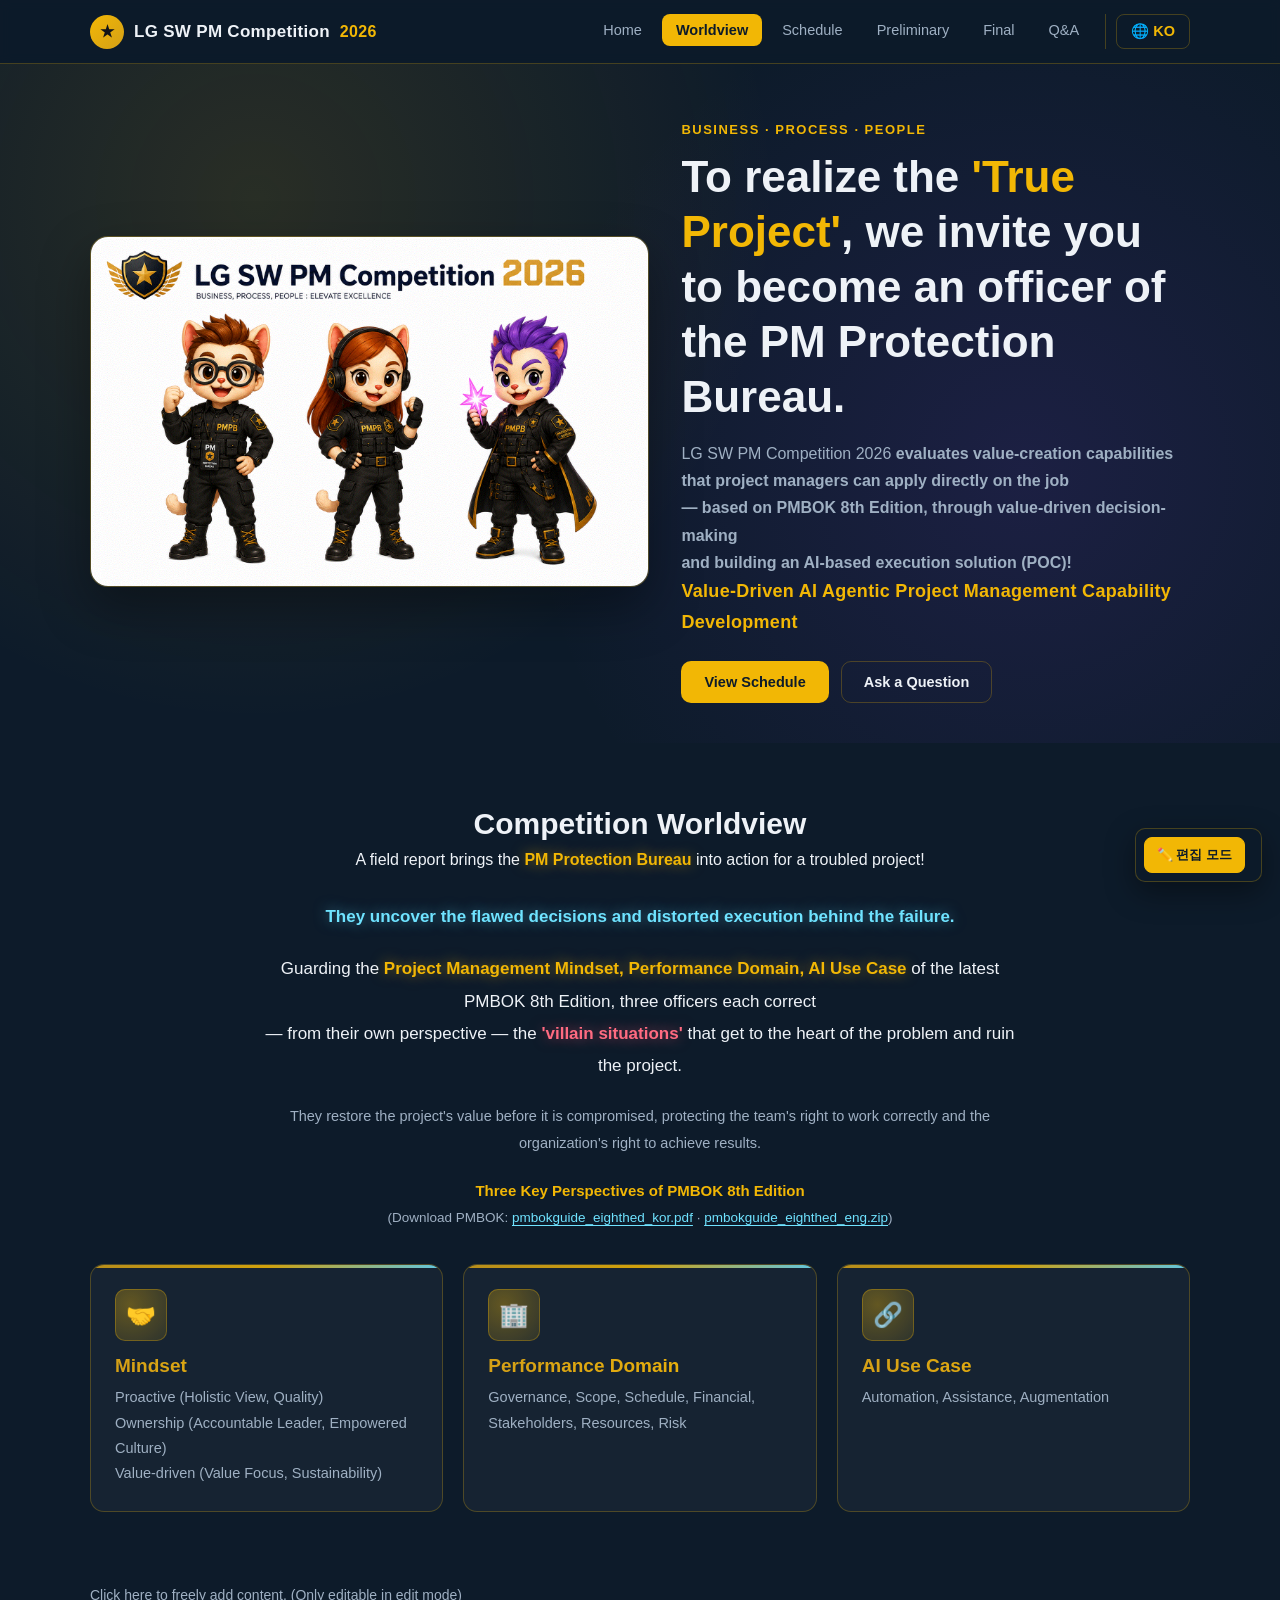
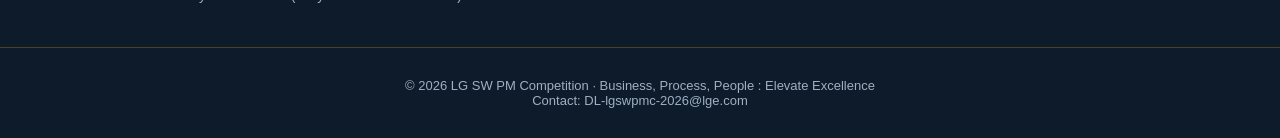
<file: en/worldview.html>
<!DOCTYPE html>
<html lang="en"><head>
<meta charset="UTF-8">
<meta name="viewport" content="width=device-width, initial-scale=1.0">
<title>Worldview · LG SW PM Competition 2026</title>
<link rel="stylesheet" href="../assets/css/style.css">
</head>
<body>
<header class="site-header">
  <div class="container nav-wrap">
    <a class="brand" href="index.html">
      <span class="badge">★</span>
      <span class="title-main">LG SW PM Competition</span>
      <span class="title-year">2026</span>
    </a>
    <button class="nav-toggle" aria-label="Open menu">☰</button>
    <nav>
      <ul class="nav-menu">
        <li><a href="index.html">Home</a></li>
        <li><a href="worldview.html" class="active">Worldview</a></li>
        <li><a href="schedule.html">Schedule</a></li>
        <li><a href="prelim.html">Preliminary</a></li>
        <li><a href="final.html">Final</a></li>
        <li><a href="qna.html">Q&amp;A</a></li>
        <li class="lang-item"><a href="../worldview.html">🌐 KO</a></li>
      </ul>
    </nav>
  </div>
</header>

<main id="pageContent" class="editable-region">
<section class="hero">
  <div class="container hero-grid">
    <div class="hero-image">
      <img src="../assets/img/hero.gif" alt="LG SW PM Competition 2026 PMPB Characters" onerror="this.replaceWith(Object.assign(document.createElement('div'),{className:'img-fallback',innerText:'Please place the main image at assets/img/hero.gif.'}))">
    </div>
    <div>
      <span class="eyebrow">Business · Process · People</span>
      <h1>To realize the <span class="accent">'True Project'</span>, we invite you to become an officer of the PM Protection Bureau.</h1>
      <p class="lead">
        LG SW PM Competition 2026 <b>evaluates value-creation capabilities that project managers can apply directly on the job</b><br><b>— based on PMBOK 8th Edition, through value-driven decision-making</b><br><b>and building an AI-based execution solution (POC)!</b><span style="background-color: rgb(13, 27, 42);"><b><br></b></span><a class="brand" href="https://myungsook-chin.github.io/lgswpmc-2026/en/index.html" style="font-size: medium; background-color: rgba(13, 27, 42, 0.92); display: inline !important;"><span class="title-year" style="color: rgb(242, 183, 5); display: inline !important;"><span style="font-size: 18px;">Value-Driven AI Agentic Project Management Capability Development</span></span></a></p>
      <div class="btn-row">
        <a class="btn btn-primary" href="schedule.html">View Schedule</a>
        <a class="btn btn-ghost" href="qna.html">Ask a Question</a>
      </div>
    </div>
  </div>
</section>

<section class="section">
  <div class="container">
    <div class="section-head">
      <h2 class="reveal-line reveal-0">Competition Worldview</h2>
      <p class="lore-lead reveal-line reveal-1">A field report brings the <span class="glow-gold">PM Protection Bureau</span> into action for a troubled project!</p>
    </div>
    <div class="lore-text">
      <p class="reveal-line reveal-2"><span class="glow-cyan">They uncover the flawed decisions and distorted execution behind the failure.</span></p>
      <p class="reveal-line reveal-3">Guarding the <span class="glow-gold">Project Management Mindset, Performance Domain, AI Use Case</span> of the latest PMBOK 8th Edition, three officers each correct<br>
      — from their own perspective — the <span class="glow-red">'villain situations'</span> that get to the heart of the problem and ruin the project.</p>
      <p class="lore-sub reveal-line reveal-4">They restore the project's value before it is compromised, protecting the team's right to work correctly and the organization's right to achieve results.</p>
    </div>
    <p class="lore-caption reveal-line reveal-5"><strong>Three Key Perspectives of PMBOK 8th Edition</strong><br>(Download PMBOK: <a href="https://github.com/user-attachments/files/29948803/pmbokguide_eighthed_kor.pdf">pmbokguide_eighthed_kor.pdf</a> · <a href="https://github.com/user-attachments/files/29948838/pmbokguide_eighthed_eng.zip">pmbokguide_eighthed_eng.zip</a>)</p>
    <div class="card-grid reveal-line reveal-6">
      <div class="card lore-card">
        <div class="icon">🤝</div>
        <h3>Mindset</h3>
        <p>Proactive (Holistic View, Quality)<br>Ownership (Accountable Leader, Empowered Culture)<br>Value-driven (Value Focus, Sustainability)</p>
      </div>
      <div class="card lore-card">
        <div class="icon">🏢</div>
        <h3>Performance Domain</h3>
        <p>Governance, Scope, Schedule, Financial, Stakeholders, Resources, Risk</p>
      </div>
      <div class="card lore-card">
        <div class="icon">🔗</div>
        <h3>AI Use Case</h3>
        <p>Automation, Assistance, Augmentation</p>
      </div>
    </div>
  </div>
</section>
</main>

<div id="freeNotes" class="editable-region free-notes" data-placeholder="Click here to freely add content. (Only editable in edit mode)"></div>

<footer class="site-footer">
  <div class="container">
    © 2026 LG SW PM Competition · Business, Process, People : Elevate Excellence<br>
    Contact: DL-lgswpmc-2026@lge.com
  </div>
</footer>

<script src="../assets/js/main.js"></script>
<script src="../assets/js/editor.js"></script>
</body></html>
</file>
<file: assets/css/style.css>
:root {
  --navy: #0d1b2a;
  --navy-light: #16283d;
  --gold: #f2b705;
  --gold-dark: #d4a017;
  --black: #111318;
  --text: #eef2f7;
  --muted: #9fb0c3;
  --card: rgba(255, 255, 255, 0.04);
  --border: rgba(242, 183, 5, 0.25);
}

* { box-sizing: border-box; }

html, body {
  margin: 0;
  padding: 0;
  background: var(--navy);
  color: var(--text);
  font-family: "Pretendard", "Segoe UI", "Malgun Gothic", sans-serif;
  scroll-behavior: smooth;
}

a { color: inherit; text-decoration: none; }

img { max-width: 100%; display: block; }

.container {
  width: min(1100px, 92%);
  margin: 0 auto;
}

/* Page background silhouette (일정/예선/본선/질의응답 페이지) */
body.has-bg-silhouette {
  position: relative;
}

body.has-bg-silhouette::before {
  content: "";
  position: fixed;
  inset: 0;
  z-index: 0;
  background-image: url("../img/pmpb_silhouette.png");
  background-repeat: no-repeat;
  background-position: bottom right;
  background-size: min(900px, 80vw);
  opacity: 0.4;
  pointer-events: none;
}

body.has-bg-silhouette > * {
  position: relative;
  z-index: 1;
}

/* Header / Nav */
.site-header {
  position: sticky;
  top: 0;
  z-index: 100;
  background: rgba(13, 27, 42, 0.92);
  backdrop-filter: blur(6px);
  border-bottom: 1px solid var(--border);
}

.nav-wrap {
  display: flex;
  align-items: center;
  justify-content: space-between;
  padding: 14px 0;
}

.brand {
  display: flex;
  align-items: center;
  gap: 10px;
  font-weight: 800;
  letter-spacing: 0.3px;
}

.brand .badge {
  width: 34px;
  height: 34px;
  border-radius: 50%;
  background: linear-gradient(135deg, var(--gold), var(--gold-dark));
  display: flex;
  align-items: center;
  justify-content: center;
  color: var(--black);
  font-size: 16px;
}

.brand .title-main { color: var(--text); font-size: 17px; }
.brand .title-year { color: var(--gold); }

.nav-menu {
  display: flex;
  gap: 6px;
  list-style: none;
  margin: 0;
  padding: 0;
}

.nav-menu a {
  display: inline-block;
  padding: 8px 14px;
  border-radius: 8px;
  font-size: 14.5px;
  color: var(--muted);
  transition: 0.2s;
}

.nav-menu a:hover,
.nav-menu a.active {
  color: var(--navy);
  background: var(--gold);
  font-weight: 700;
}

.nav-toggle {
  display: none;
  background: none;
  border: 1px solid var(--border);
  color: var(--gold);
  padding: 8px 12px;
  border-radius: 8px;
  font-size: 18px;
  cursor: pointer;
}

.nav-menu li.lang-item {
  margin-left: 6px;
  padding-left: 10px;
  border-left: 1px solid var(--border);
}

.nav-menu li.lang-item a {
  border: 1px solid var(--border);
  color: var(--gold);
  font-weight: 600;
}

.nav-menu li.lang-item a:hover,
.nav-menu li.lang-item a.active {
  color: var(--navy);
  background: var(--gold);
}

/* Hero */
.hero {
  position: relative;
  padding: 56px 0 40px;
  overflow: hidden;
}

.hero::before {
  content: "";
  position: absolute;
  inset: 0;
  background: radial-gradient(circle at 20% 20%, rgba(242, 183, 5, 0.12), transparent 45%),
    radial-gradient(circle at 80% 60%, rgba(120, 60, 220, 0.14), transparent 45%);
  pointer-events: none;
}

.hero-grid {
  display: grid;
  grid-template-columns: 1.1fr 1fr;
  gap: 32px;
  align-items: center;
  position: relative;
  z-index: 1;
}

.hero-image {
  border-radius: 18px;
  overflow: hidden;
  border: 1px solid var(--border);
  background: var(--card);
  box-shadow: 0 20px 50px rgba(0, 0, 0, 0.35);
}

.hero-image img {
  width: 100%;
  height: auto;
}

.hero-image .img-fallback {
  aspect-ratio: 16/10;
  display: flex;
  align-items: center;
  justify-content: center;
  color: var(--muted);
  font-size: 14px;
  text-align: center;
  padding: 20px;
}

.eyebrow {
  display: inline-block;
  color: var(--gold);
  font-weight: 700;
  letter-spacing: 1.5px;
  font-size: 13px;
  margin-bottom: 12px;
  text-transform: uppercase;
}

.hero h1 {
  font-size: clamp(28px, 4vw, 44px);
  line-height: 1.25;
  margin: 0 0 16px;
}

.hero h1 .accent { color: var(--gold); }

.hero p.lead {
  color: var(--muted);
  font-size: 16px;
  line-height: 1.7;
  margin-bottom: 24px;
}

.btn-row { display: flex; gap: 12px; flex-wrap: wrap; }

.btn {
  display: inline-block;
  padding: 12px 22px;
  border-radius: 10px;
  font-weight: 700;
  font-size: 14.5px;
  cursor: pointer;
  border: 1px solid transparent;
  transition: 0.2s;
}

.btn-primary {
  background: var(--gold);
  color: var(--navy);
}
.btn-primary:hover { background: var(--gold-dark); }

.btn-ghost {
  background: transparent;
  border-color: var(--border);
  color: var(--text);
}
.btn-ghost:hover { border-color: var(--gold); color: var(--gold); }

/* Sections */
.section { padding: 64px 0; }
.section-alt { background: var(--navy-light); }

.section-head { margin-bottom: 32px; text-align: center; }
.section-head h2 { font-size: clamp(22px, 3vw, 30px); margin: 0 0 10px; }
.section-head p { color: var(--muted); max-width: 640px; margin: 0 auto; }

.card-grid {
  display: grid;
  grid-template-columns: repeat(3, 1fr);
  gap: 20px;
}

.card {
  background: var(--card);
  border: 1px solid var(--border);
  border-radius: 14px;
  padding: 24px;
}

.card .icon {
  width: 42px;
  height: 42px;
  border-radius: 10px;
  background: rgba(242, 183, 5, 0.15);
  color: var(--gold);
  display: flex;
  align-items: center;
  justify-content: center;
  font-size: 20px;
  margin-bottom: 14px;
}

.card h3 { margin: 0 0 8px; font-size: 17px; }
.card p { margin: 0; color: var(--muted); font-size: 14px; line-height: 1.65; }

/* Worldview (세계관) lore styling */
.lore-lead {
  color: var(--text) !important;
  font-size: 16px;
}

.lore-text {
  position: relative;
  max-width: 760px;
  margin: 0 auto 10px;
  text-align: center;
  font-size: 17px;
  line-height: 1.9;
}

.lore-text::before {
  content: "";
  position: absolute;
  inset: -30px 10% auto 10%;
  height: 260px;
  z-index: -1;
  background: radial-gradient(circle at 20% 30%, rgba(242, 183, 5, 0.10), transparent 55%),
    radial-gradient(circle at 80% 20%, rgba(111, 227, 255, 0.10), transparent 55%),
    radial-gradient(circle at 50% 90%, rgba(255, 107, 129, 0.08), transparent 55%);
  pointer-events: none;
}

.lore-text p { margin: 0 0 20px; }

.lore-text .lore-sub {
  color: var(--muted);
  font-size: 14.5px;
}

.glow-gold {
  color: var(--gold);
  font-weight: 800;
  text-shadow: 0 0 14px rgba(242, 183, 5, 0.55);
}

.glow-cyan {
  color: #6fe3ff;
  font-weight: 700;
  text-shadow: 0 0 14px rgba(111, 227, 255, 0.5);
}

.glow-red {
  color: #ff6b81;
  font-weight: 800;
  text-shadow: 0 0 14px rgba(255, 107, 129, 0.55);
}

.lore-caption {
  text-align: center;
  margin: 4px 0 34px;
  font-size: 13.5px;
  line-height: 1.7;
  color: var(--muted);
}

.lore-caption strong {
  display: inline-block;
  color: var(--gold);
  font-size: 15px;
  margin-bottom: 4px;
}

.lore-caption a {
  color: #6fe3ff;
  text-decoration: underline;
  text-underline-offset: 3px;
}

.lore-caption a:hover { color: var(--gold); }

.card.lore-card {
  position: relative;
  overflow: hidden;
  transition: transform 0.25s ease, border-color 0.25s ease, box-shadow 0.25s ease;
}

.card.lore-card::before {
  content: "";
  position: absolute;
  top: 0; left: 0; right: 0;
  height: 3px;
  background: linear-gradient(90deg, var(--gold-dark), var(--gold), #6fe3ff);
  opacity: 0.85;
}

.card.lore-card:hover {
  transform: translateY(-6px);
  border-color: var(--gold);
  box-shadow: 0 16px 32px rgba(0, 0, 0, 0.35), 0 0 0 1px rgba(242, 183, 5, 0.2);
}

.card.lore-card .icon {
  width: 52px;
  height: 52px;
  font-size: 24px;
  background: radial-gradient(circle at 30% 30%, rgba(242, 183, 5, 0.35), rgba(242, 183, 5, 0.1));
  box-shadow: inset 0 0 0 1px rgba(242, 183, 5, 0.3);
}

.card.lore-card h3 {
  font-size: 19px;
  background: linear-gradient(90deg, var(--gold-dark), var(--gold));
  -webkit-background-clip: text;
  background-clip: text;
  color: transparent;
}

.card.lore-card p { font-size: 14.5px; line-height: 1.75; }

/* Worldview story reveal-in-sequence animation (plays on each page load) */
@keyframes loreReveal {
  from {
    opacity: 0;
    transform: translateY(16px);
  }
  to {
    opacity: 1;
    transform: translateY(0);
  }
}

/* JS가 애니메이션을 지원 감지 후 hide 클래스를 추가할 때만 숨김.
   지원 안 되는 환경(VDI·IE 호환 모드)에서는 항상 보임. */
.reveal-line {
  opacity: 1;
}

.js-reveal-ready .reveal-line {
  opacity: 0;
  animation: loreReveal 1s cubic-bezier(0.22, 1, 0.36, 1) forwards;
}

.js-reveal-ready .reveal-line.reveal-0 { animation-delay: 0s; }
.js-reveal-ready .reveal-line.reveal-1 { animation-delay: 0.3s; }
.js-reveal-ready .reveal-line.reveal-2 { animation-delay: 1.4s; }
.js-reveal-ready .reveal-line.reveal-3 { animation-delay: 2.5s; }
.js-reveal-ready .reveal-line.reveal-4 { animation-delay: 3.7s; }
.js-reveal-ready .reveal-line.reveal-5 { animation-delay: 4.8s; }
.js-reveal-ready .reveal-line.reveal-6 { animation-delay: 5.7s; }

/* 모션 감소 설정 환경: transform 없이 opacity 페이드만 유지 (순차 등장 효과는 살림) */
@keyframes loreRevealFade {
  from { opacity: 0; }
  to   { opacity: 1; }
}

@media (prefers-reduced-motion: reduce) {
  .js-reveal-ready .reveal-line {
    animation: loreRevealFade 0.8s ease forwards;
    transform: none;
  }
}

/* Character strip */
.character-strip {
  display: grid;
  grid-template-columns: repeat(3, 1fr);
  gap: 20px;
  margin-top: 36px;
}

.character-card {
  background: var(--card);
  border: 1px solid var(--border);
  border-radius: 14px;
  padding: 20px;
  text-align: center;
}

.character-card h4 { margin: 10px 0 6px; color: var(--gold); }
.character-card p { color: var(--muted); font-size: 13.5px; line-height: 1.6; margin: 0; }

/* Background music toggle button */
.music-toggle {
  position: fixed;
  left: 18px;
  bottom: 18px;
  z-index: 90;
  display: flex;
  align-items: center;
  gap: 8px;
  padding: 10px 16px;
  border-radius: 999px;
  border: 1px solid var(--border);
  background: rgba(13, 27, 42, 0.9);
  color: var(--gold);
  font-size: 13.5px;
  font-weight: 700;
  cursor: pointer;
  box-shadow: 0 8px 20px rgba(0, 0, 0, 0.3);
  backdrop-filter: blur(6px);
  transition: transform 0.2s ease, border-color 0.2s ease;
}

.music-toggle:hover {
  border-color: var(--gold);
  transform: translateY(-2px);
}

.music-toggle-icon {
  display: inline-block;
  font-size: 15px;
}

.music-toggle.playing .music-toggle-icon {
  animation: musicPulse 1s ease-in-out infinite;
}

@keyframes musicPulse {
  0%, 100% { transform: scale(1); }
  50% { transform: scale(1.3); }
}

@media (max-width: 720px) {
  .music-toggle .music-toggle-label { display: none; }
  .music-toggle { padding: 10px 12px; }
}

/* Timeline */
.timeline {
  position: relative;
  margin: 0;
  padding: 0;
  list-style: none;
}

.timeline::before {
  content: "";
  position: absolute;
  left: 18px;
  top: 0;
  bottom: 0;
  width: 2px;
  background: var(--border);
}

.timeline li {
  position: relative;
  padding: 0 0 32px 52px;
}

.timeline li::before {
  content: "";
  position: absolute;
  left: 10px;
  top: 4px;
  width: 18px;
  height: 18px;
  border-radius: 50%;
  background: var(--gold);
  border: 3px solid var(--navy);
}

.timeline .date {
  color: var(--gold);
  font-weight: 700;
  font-size: 13.5px;
  display: block;
  margin-bottom: 6px;
}

.timeline h3 { margin: 0 0 6px; font-size: 17px; }
.timeline p { margin: 0; color: var(--muted); font-size: 14px; line-height: 1.6; }

/* Dashboard (home stat cards) */
.dashboard-grid {
  display: grid;
  grid-template-columns: repeat(4, 1fr);
  gap: 22px;
}

.stat-card {
  position: relative;
  background: linear-gradient(160deg, rgba(255, 255, 255, 0.06), rgba(255, 255, 255, 0.02));
  border: 1px solid var(--border);
  border-radius: 16px;
  padding: 28px 22px;
  text-align: center;
  overflow: hidden;
  box-shadow: 0 8px 24px rgba(0, 0, 0, 0.25);
  transition: transform 0.25s ease, box-shadow 0.25s ease, border-color 0.25s ease;
}

.stat-card::before {
  content: "";
  position: absolute;
  top: 0;
  left: 0;
  right: 0;
  height: 3px;
  background: linear-gradient(90deg, var(--gold-dark), var(--gold), var(--gold-dark));
  opacity: 0.85;
}

.stat-card:hover {
  transform: translateY(-6px);
  border-color: var(--gold);
  box-shadow: 0 16px 32px rgba(0, 0, 0, 0.35), 0 0 0 1px rgba(242, 183, 5, 0.2);
}

.stat-icon {
  width: 52px;
  height: 52px;
  margin: 0 auto 14px;
  border-radius: 50%;
  background: radial-gradient(circle at 30% 30%, rgba(242, 183, 5, 0.35), rgba(242, 183, 5, 0.1));
  color: var(--gold);
  display: flex;
  align-items: center;
  justify-content: center;
  font-size: 24px;
  box-shadow: inset 0 0 0 1px rgba(242, 183, 5, 0.3);
}

.stat-value {
  font-size: 34px;
  font-weight: 800;
  line-height: 1.2;
  background: linear-gradient(90deg, var(--gold-dark), var(--gold));
  -webkit-background-clip: text;
  background-clip: text;
  color: transparent;
}

.stat-value .stat-unit {
  font-size: 16px;
  font-weight: 600;
  color: var(--muted);
  margin-left: 4px;
  background: none;
  -webkit-background-clip: initial;
  background-clip: initial;
}

.stat-label {
  margin-top: 8px;
  font-size: 13px;
  font-weight: 600;
  letter-spacing: 0.4px;
  color: var(--muted);
  text-transform: uppercase;
}

@media (max-width: 720px) {
  .dashboard-grid { grid-template-columns: repeat(2, 1fr); }
}


/* Progress steps (home) */
.progress-steps {
  position: relative;
  margin: 0;
  padding: 0;
  list-style: none;
}

.progress-steps::before {
  content: "";
  position: absolute;
  left: 18px;
  top: 0;
  bottom: 0;
  width: 2px;
  background: var(--border);
}

.progress-steps li {
  position: relative;
  padding: 0 0 32px 52px;
}

.progress-steps .step-dot {
  position: absolute;
  left: 10px;
  top: 4px;
  width: 18px;
  height: 18px;
  border-radius: 50%;
  background: var(--navy-light);
  border: 3px solid var(--border);
}

.progress-steps .step-done .step-dot {
  background: var(--gold);
  border-color: var(--navy);
}

.progress-steps .step-active .step-dot {
  background: var(--navy);
  border-color: var(--gold);
  box-shadow: 0 0 0 3px rgba(242, 183, 5, 0.25);
}

.progress-steps .step-status {
  display: inline-block;
  font-size: 12px;
  font-weight: 700;
  color: var(--muted);
  background: rgba(255, 255, 255, 0.06);
  border-radius: 999px;
  padding: 2px 10px;
  margin-bottom: 6px;
}

.progress-steps .step-done .step-status {
  color: var(--navy);
  background: var(--gold);
}

.progress-steps .step-active .step-status {
  color: var(--gold);
  background: rgba(242, 183, 5, 0.15);
}

.progress-steps h3 { margin: 0 0 6px; font-size: 17px; }
.progress-steps p { margin: 0; color: var(--muted); font-size: 14px; line-height: 1.6; }

/* Info table */
.info-table {
  width: 100%;
  border-collapse: collapse;
  overflow: hidden;
  border-radius: 12px;
  border: 1px solid var(--border);
}

.info-table th, .info-table td {
  padding: 14px 18px;
  text-align: left;
  border-bottom: 1px solid var(--border);
  font-size: 14.5px;
}

.info-table th {
  width: 180px;
  background: rgba(242, 183, 5, 0.08);
  color: var(--gold);
  font-weight: 700;
}

.info-table tr:last-child th, .info-table tr:last-child td { border-bottom: none; }

.note-box {
  margin-top: 20px;
  padding: 16px 20px;
  border-left: 3px solid var(--gold);
  background: var(--card);
  border-radius: 8px;
  color: var(--muted);
  font-size: 13.5px;
  line-height: 1.7;
}

/* QnA */
.qna-form {
  background: var(--card);
  border: 1px solid var(--border);
  border-radius: 14px;
  padding: 28px;
  margin-bottom: 36px;
}

.form-row {
  display: grid;
  grid-template-columns: 1fr 1fr;
  gap: 16px;
  margin-bottom: 16px;
}

.form-field { display: flex; flex-direction: column; gap: 6px; }
.form-field.full { grid-column: 1 / -1; }

.form-field label { font-size: 13.5px; color: var(--muted); font-weight: 600; }

.form-field input,
.form-field textarea {
  background: var(--navy);
  border: 1px solid var(--border);
  border-radius: 8px;
  padding: 10px 12px;
  color: var(--text);
  font-size: 14px;
  font-family: inherit;
}

.form-field textarea { resize: vertical; min-height: 110px; }

.form-field input:focus,
.form-field textarea:focus {
  outline: none;
  border-color: var(--gold);
}

.form-actions {
  display: flex;
  align-items: center;
  gap: 14px;
}

.form-status { font-size: 13.5px; color: var(--muted); }
.form-status.success { color: #7ee787; }
.form-status.error { color: #ff8080; }

.qna-list { display: flex; flex-direction: column; gap: 14px; }

.qna-item {
  background: var(--card);
  border: 1px solid var(--border);
  border-radius: 12px;
  padding: 18px 20px;
}

.qna-item .qna-meta {
  display: flex;
  justify-content: space-between;
  color: var(--muted);
  font-size: 12.5px;
  margin-bottom: 8px;
}

.qna-item h4 { margin: 0 0 8px; font-size: 15.5px; }
.qna-item p { margin: 0; color: var(--muted); font-size: 14px; line-height: 1.6; white-space: pre-wrap; }

.empty-state {
  text-align: center;
  color: var(--muted);
  font-size: 14px;
  padding: 30px 0;
  border: 1px dashed var(--border);
  border-radius: 12px;
}

/* Free notes (bottom free-text block, editable in edit mode) */
.free-notes {
  width: min(1100px, 92%);
  margin: 0 auto;
  padding: 8px 0 40px;
  text-align: left;
  font-size: 14px;
  line-height: 1.7;
}

.free-notes:empty::before {
  content: attr(data-placeholder);
  color: var(--muted);
}

/* 자유 작성 영역에 붙여넣은 콘텐츠의 흰색 배경을 무시하고, 링크는 그대로 유지 */
.free-notes,
.free-notes * {
  background-color: transparent !important;
  background-image: none !important;
}

.free-notes a {
  color: var(--gold);
  text-decoration: underline;
}

/* 본문 영역에 붙여넣은 링크/텍스트의 흰색 배경 제거 (카드 등 자체 컴포넌트 배경은 영향 없음) */
.editable-region a[style*="background"],
.editable-region span[style*="background"] {
  background-color: transparent !important;
  background-image: none !important;
}

/* Footer */
.site-footer {
  border-top: 1px solid var(--border);
  padding: 30px 0;
  color: var(--muted);
  font-size: 13px;
  text-align: center;
}

@media (max-width: 900px) {
  .hero-grid { grid-template-columns: 1fr; }
  .card-grid, .character-strip { grid-template-columns: 1fr; }
  .dashboard-grid { grid-template-columns: repeat(2, 1fr); }
  .form-row { grid-template-columns: 1fr; }
  .nav-menu {
    position: absolute;
    top: 100%;
    left: 0;
    right: 0;
    flex-direction: column;
    background: var(--navy);
    border-bottom: 1px solid var(--border);
    padding: 10px;
    display: none;
  }
  .nav-menu.open { display: flex; }
  .nav-toggle { display: inline-block; }
}

/* In-place editor */
.editable-region.edit-active {
  outline: 2px dashed var(--gold);
  outline-offset: 6px;
}

.editable-region.edit-active * {
  cursor: text;
}

.free-notes.edit-active {
  min-height: 80px;
  border-radius: 10px;
}

.editor-toolbar {
  position: fixed;
  right: 18px;
  bottom: 18px;
  z-index: 999;
  display: flex;
  align-items: center;
  gap: 8px;
  background: rgba(13, 27, 42, 0.95);
  border: 1px solid var(--border);
  border-radius: 10px;
  padding: 8px;
  box-shadow: 0 10px 30px rgba(0, 0, 0, 0.4);
  flex-wrap: wrap;
  max-width: 90vw;
}

.editor-btn {
  background: transparent;
  border: 1px solid var(--border);
  color: var(--text);
  padding: 8px 12px;
  border-radius: 8px;
  font-size: 13px;
  font-weight: 600;
  cursor: pointer;
  white-space: nowrap;
}

.editor-btn:hover { border-color: var(--gold); color: var(--gold); }

.editor-btn-main {
  background: var(--gold);
  color: var(--navy);
  border-color: var(--gold);
}
.editor-btn-main:hover { background: var(--gold-dark); color: var(--navy); }

.editor-btn-danger { border-color: #ff8080; color: #ff8080; }
.editor-btn-danger:hover { background: #ff8080; color: var(--navy); }

.editor-color-label {
  display: flex;
  align-items: center;
  gap: 6px;
  font-size: 12px;
  color: var(--muted);
}

.editor-color-label input[type="color"] {
  width: 28px;
  height: 24px;
  padding: 0;
  border: 1px solid var(--border);
  border-radius: 6px;
  background: transparent;
  cursor: pointer;
}

.editor-size-select {
  background: var(--navy);
  border: 1px solid var(--border);
  border-radius: 8px;
  padding: 6px 8px;
  color: var(--text);
  font-size: 12px;
}

.editor-status {
  font-size: 12px;
  color: var(--muted);
  max-width: 220px;
}

.editor-modal-overlay {
  position: fixed;
  inset: 0;
  z-index: 1000;
  background: rgba(0, 0, 0, 0.55);
  display: flex;
  align-items: center;
  justify-content: center;
}

.editor-modal-box {
  background: var(--navy-light);
  border: 1px solid var(--border);
  border-radius: 12px;
  padding: 24px;
  width: min(360px, 90vw);
  box-shadow: 0 20px 50px rgba(0, 0, 0, 0.45);
}

.editor-modal-box h3 {
  margin: 0 0 10px;
  font-size: 17px;
  color: var(--gold);
}

.editor-modal-box p {
  margin: 0 0 16px;
  color: var(--muted);
  font-size: 14px;
  line-height: 1.6;
}

.editor-modal-input {
  width: 100%;
  background: var(--navy);
  border: 1px solid var(--border);
  border-radius: 8px;
  padding: 10px 12px;
  color: var(--text);
  font-size: 14px;
  margin-bottom: 18px;
}

.editor-modal-input:focus {
  outline: none;
  border-color: var(--gold);
}

.editor-modal-actions {
  display: flex;
  justify-content: flex-end;
  gap: 10px;
}
</file>
